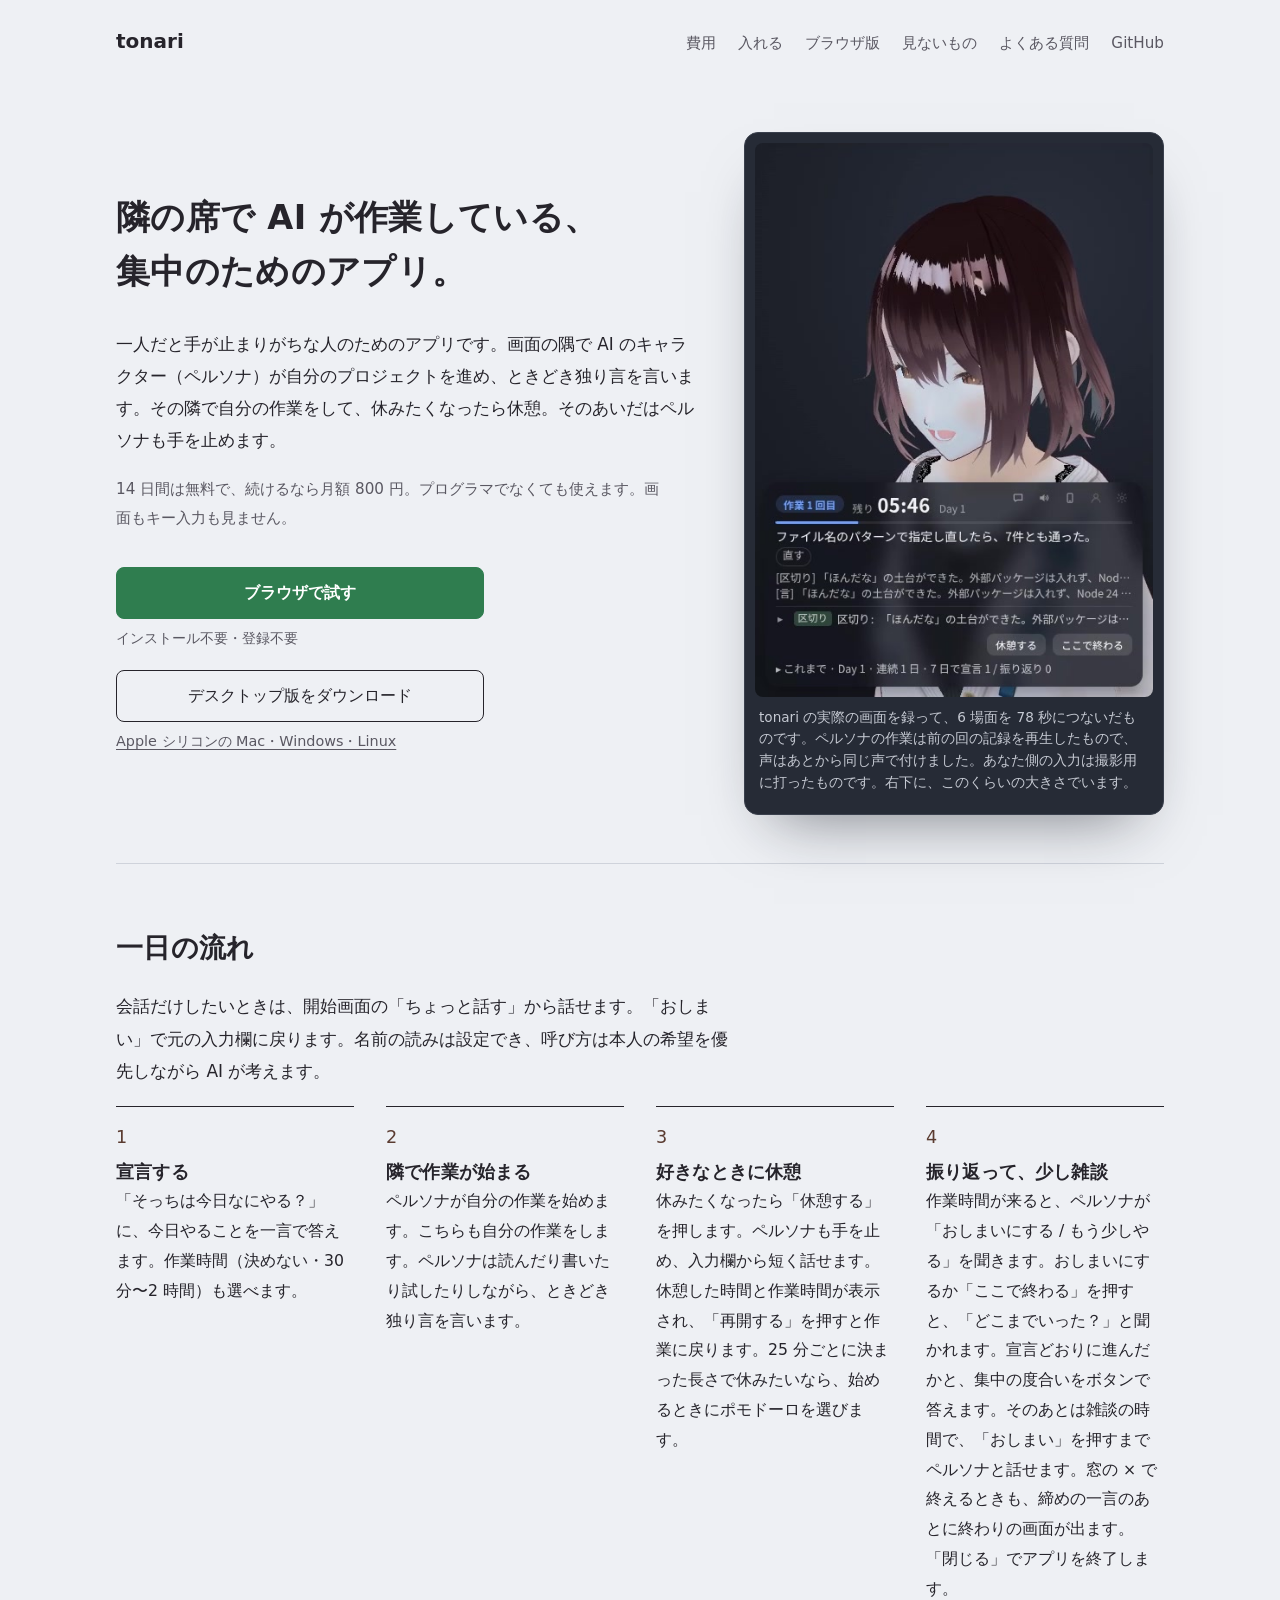
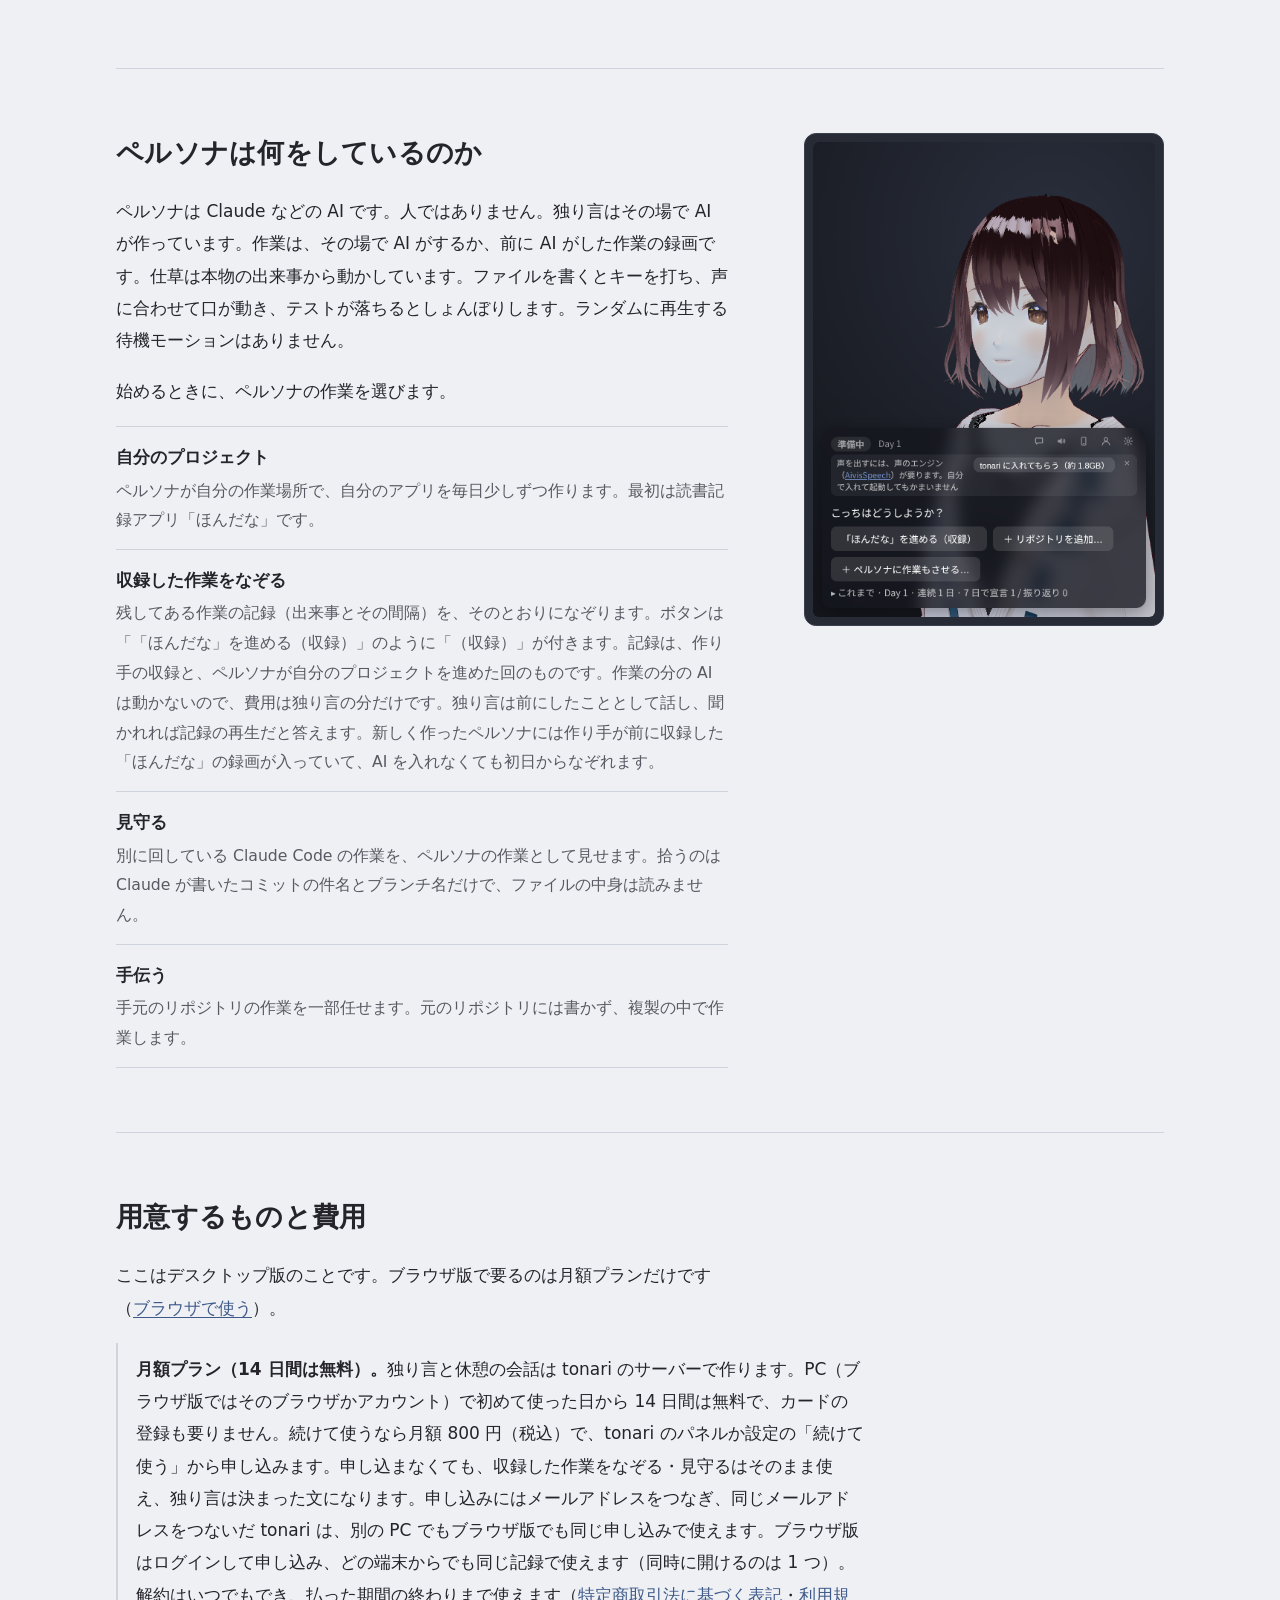
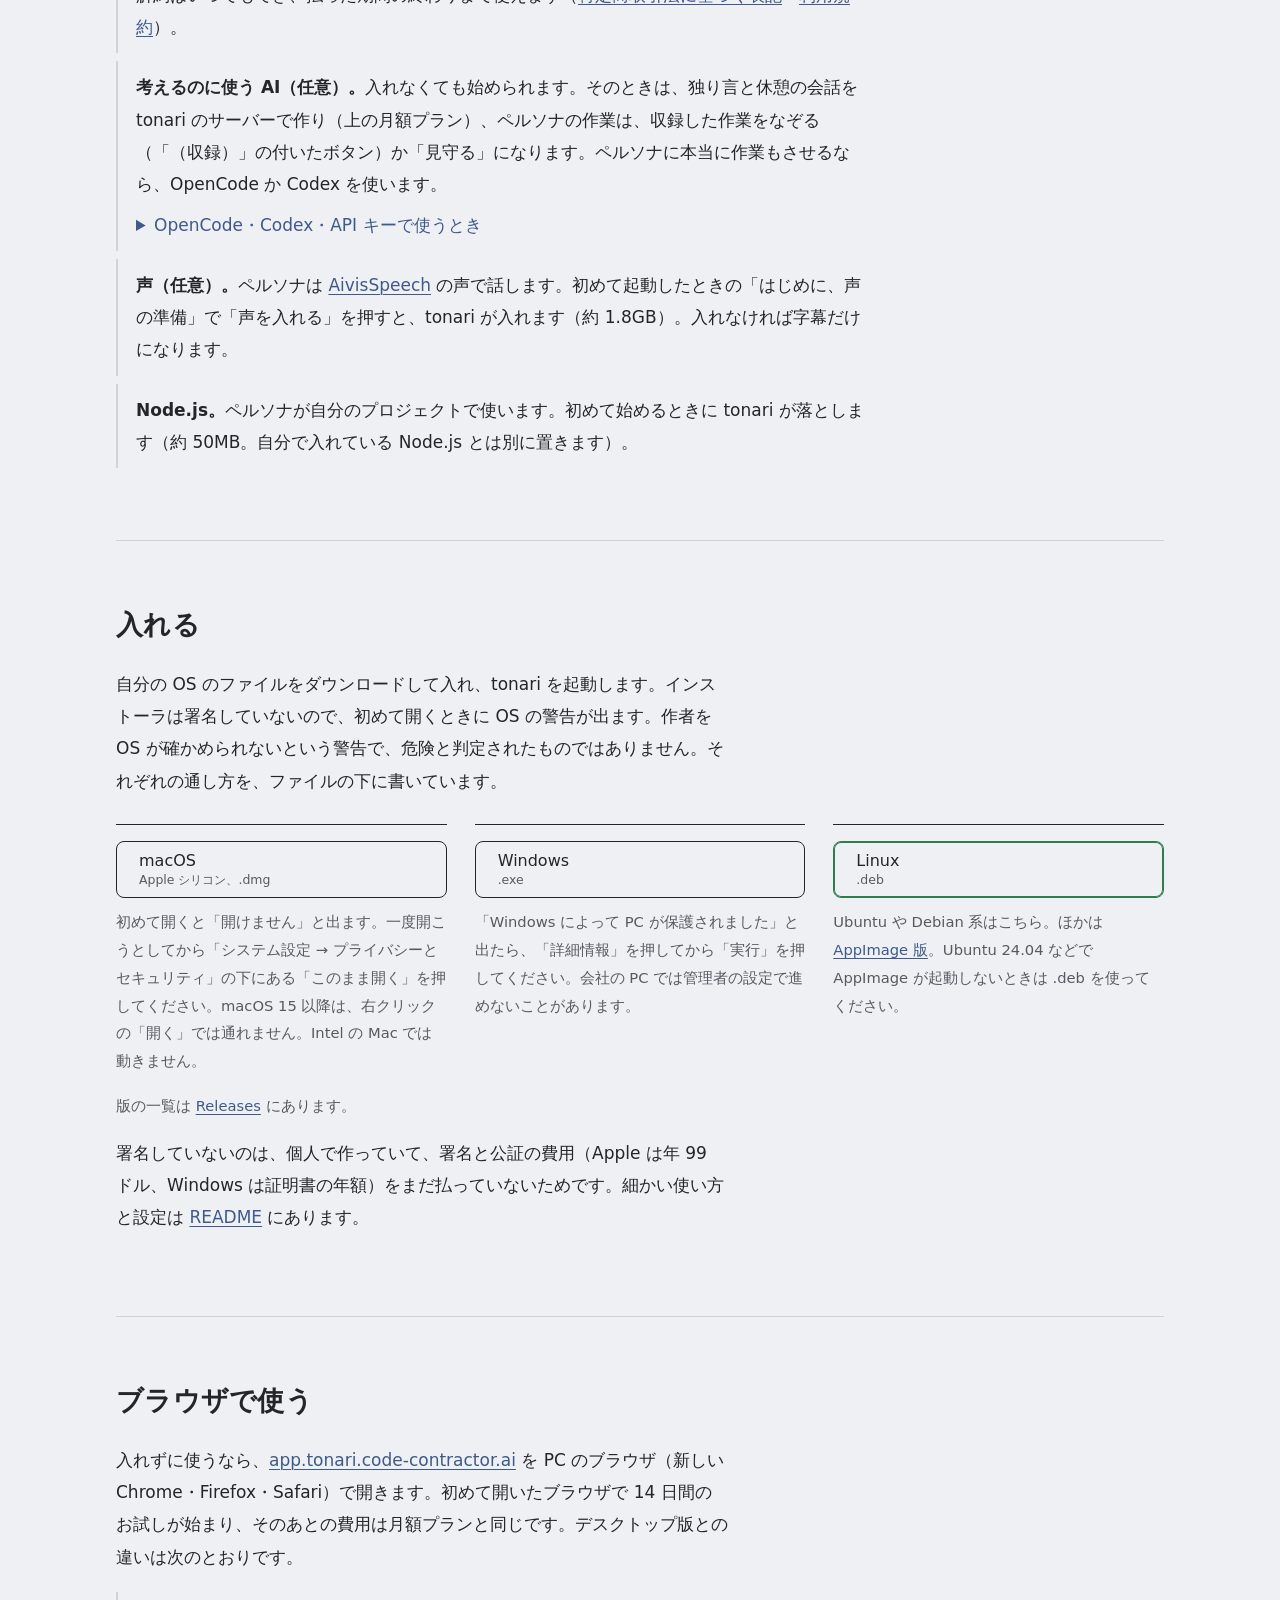
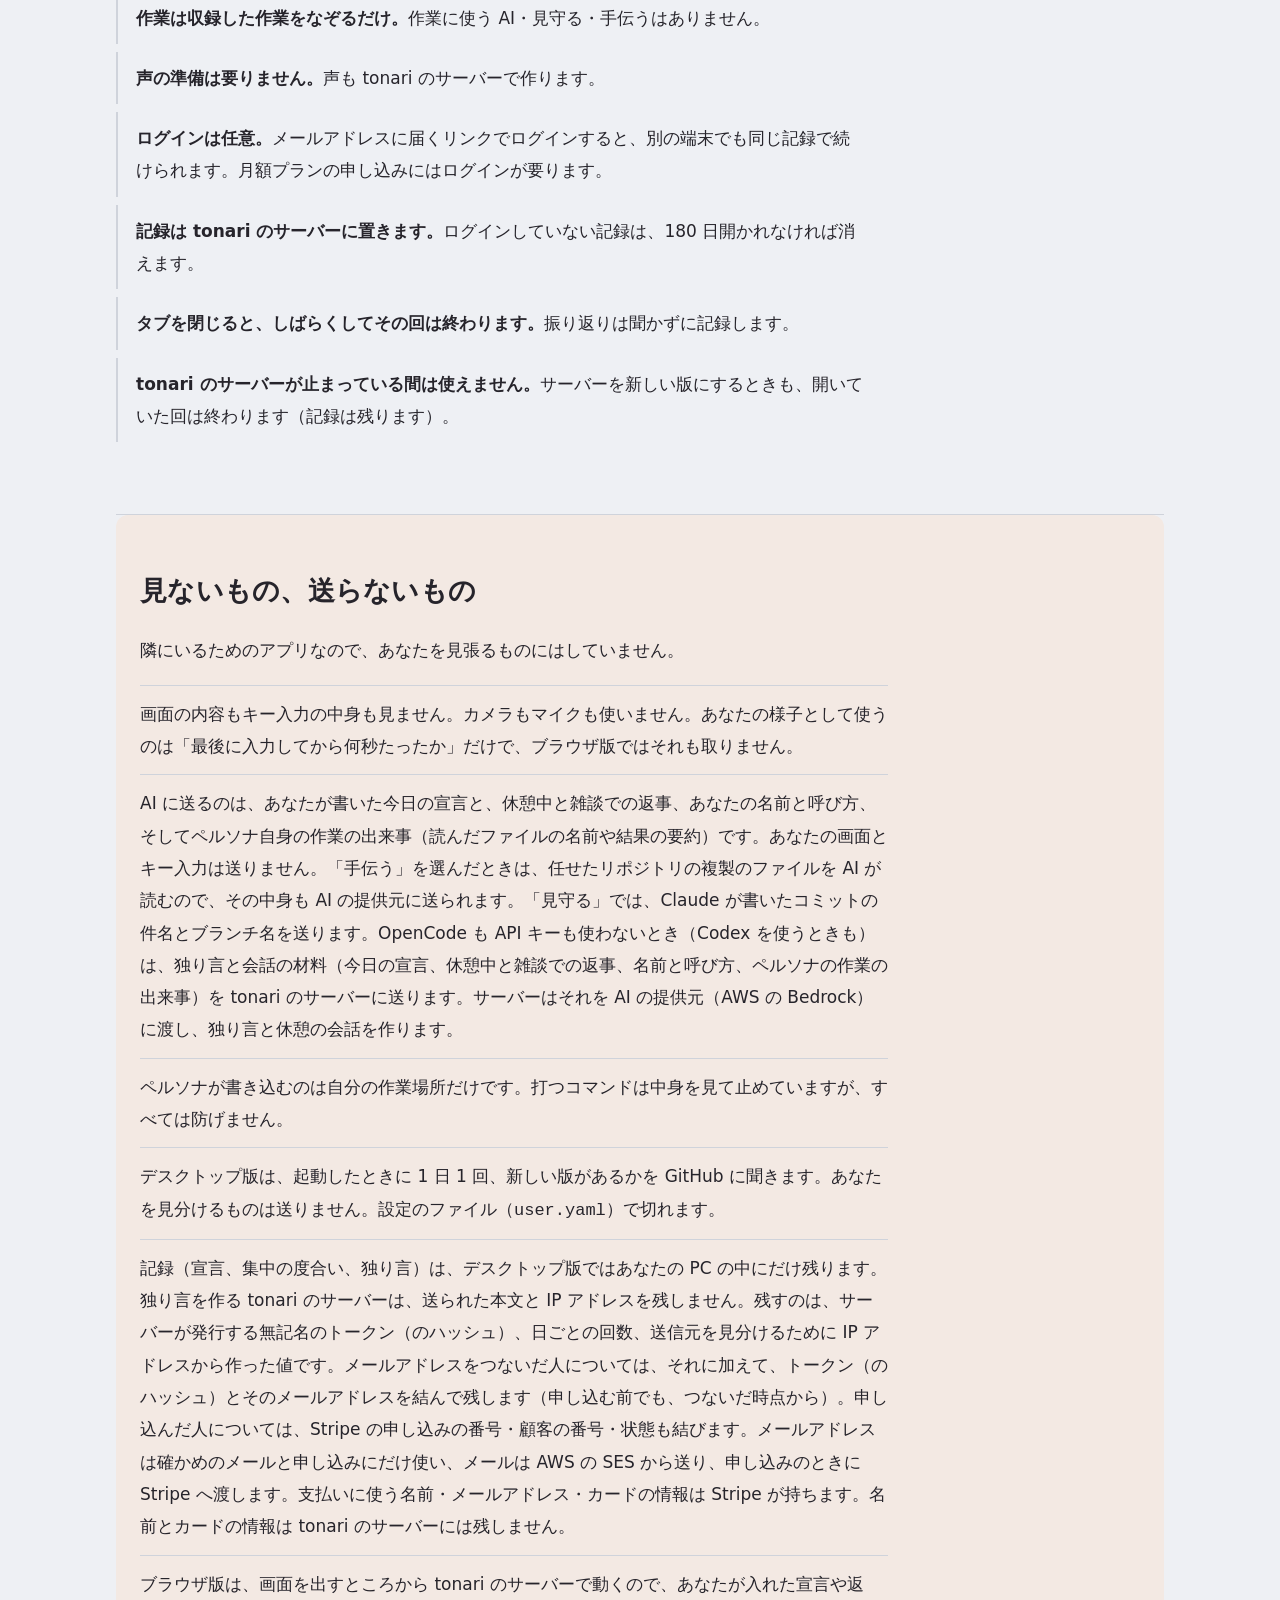
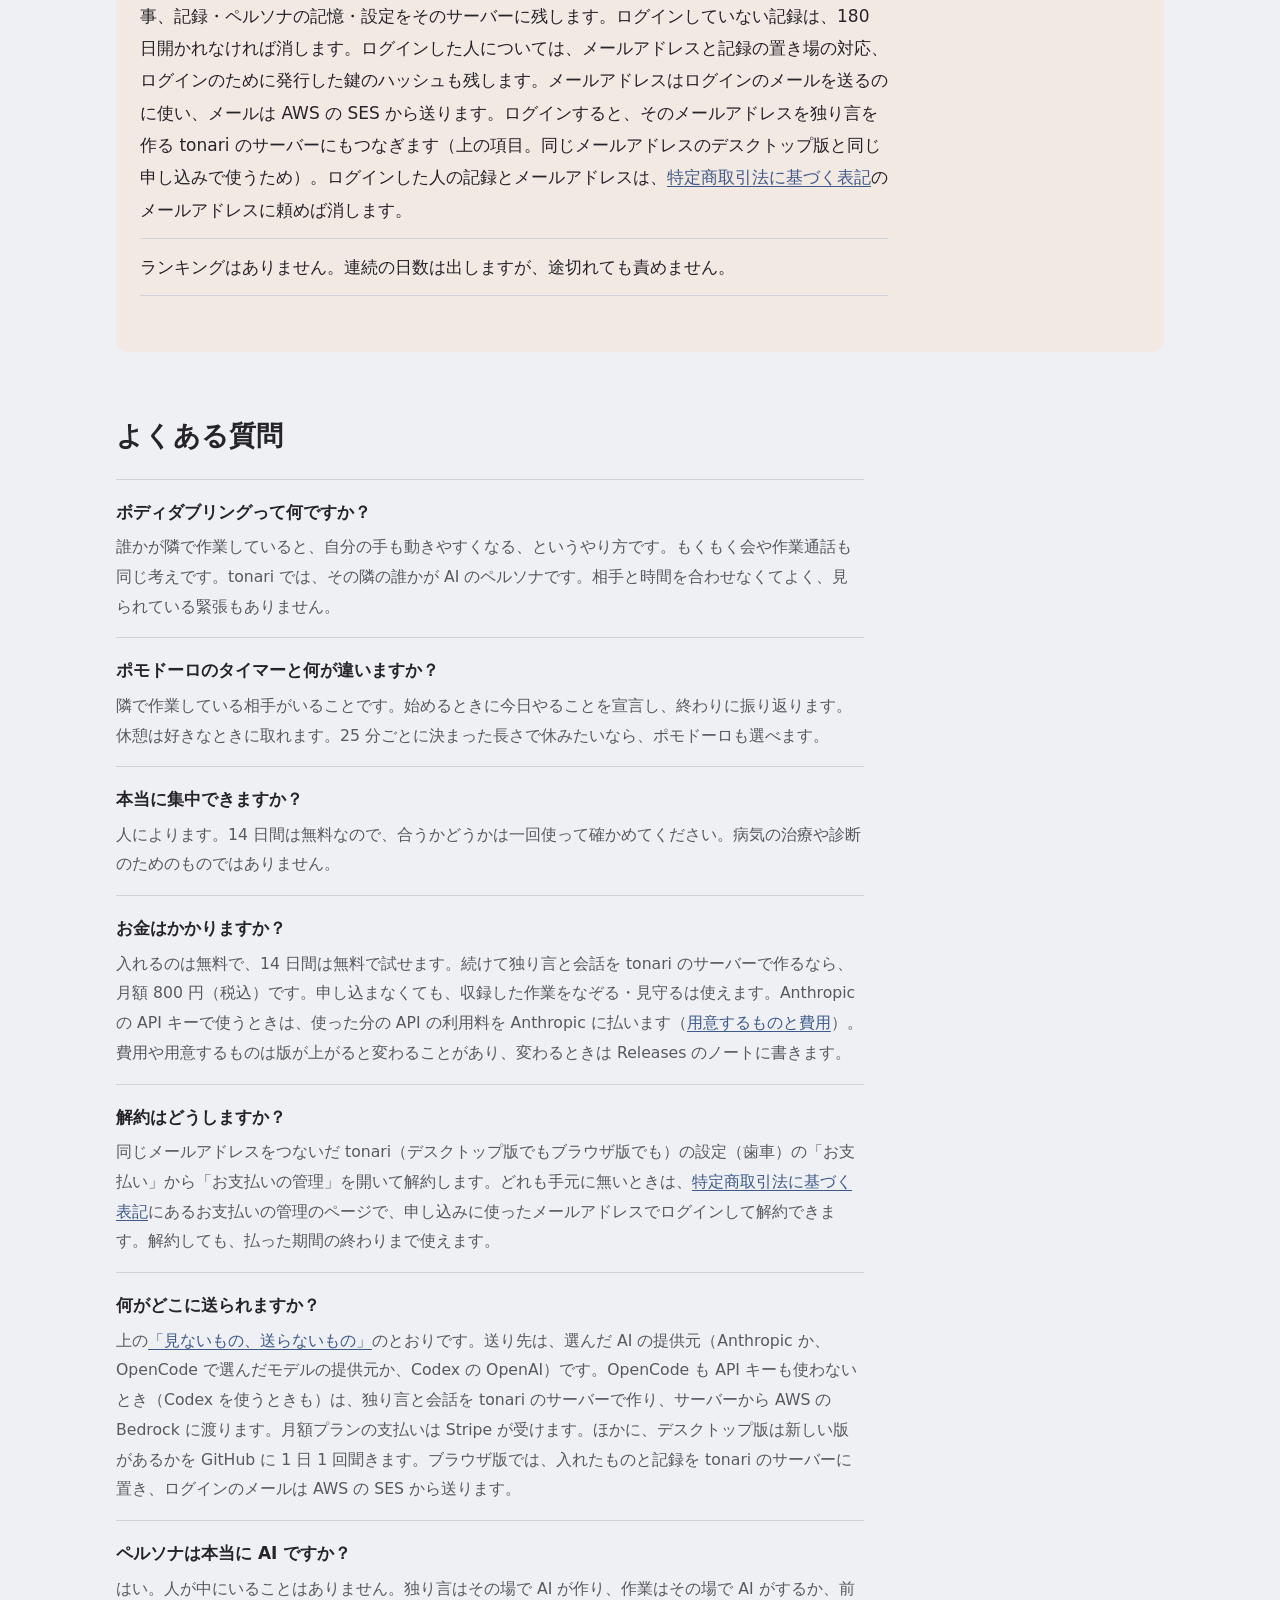
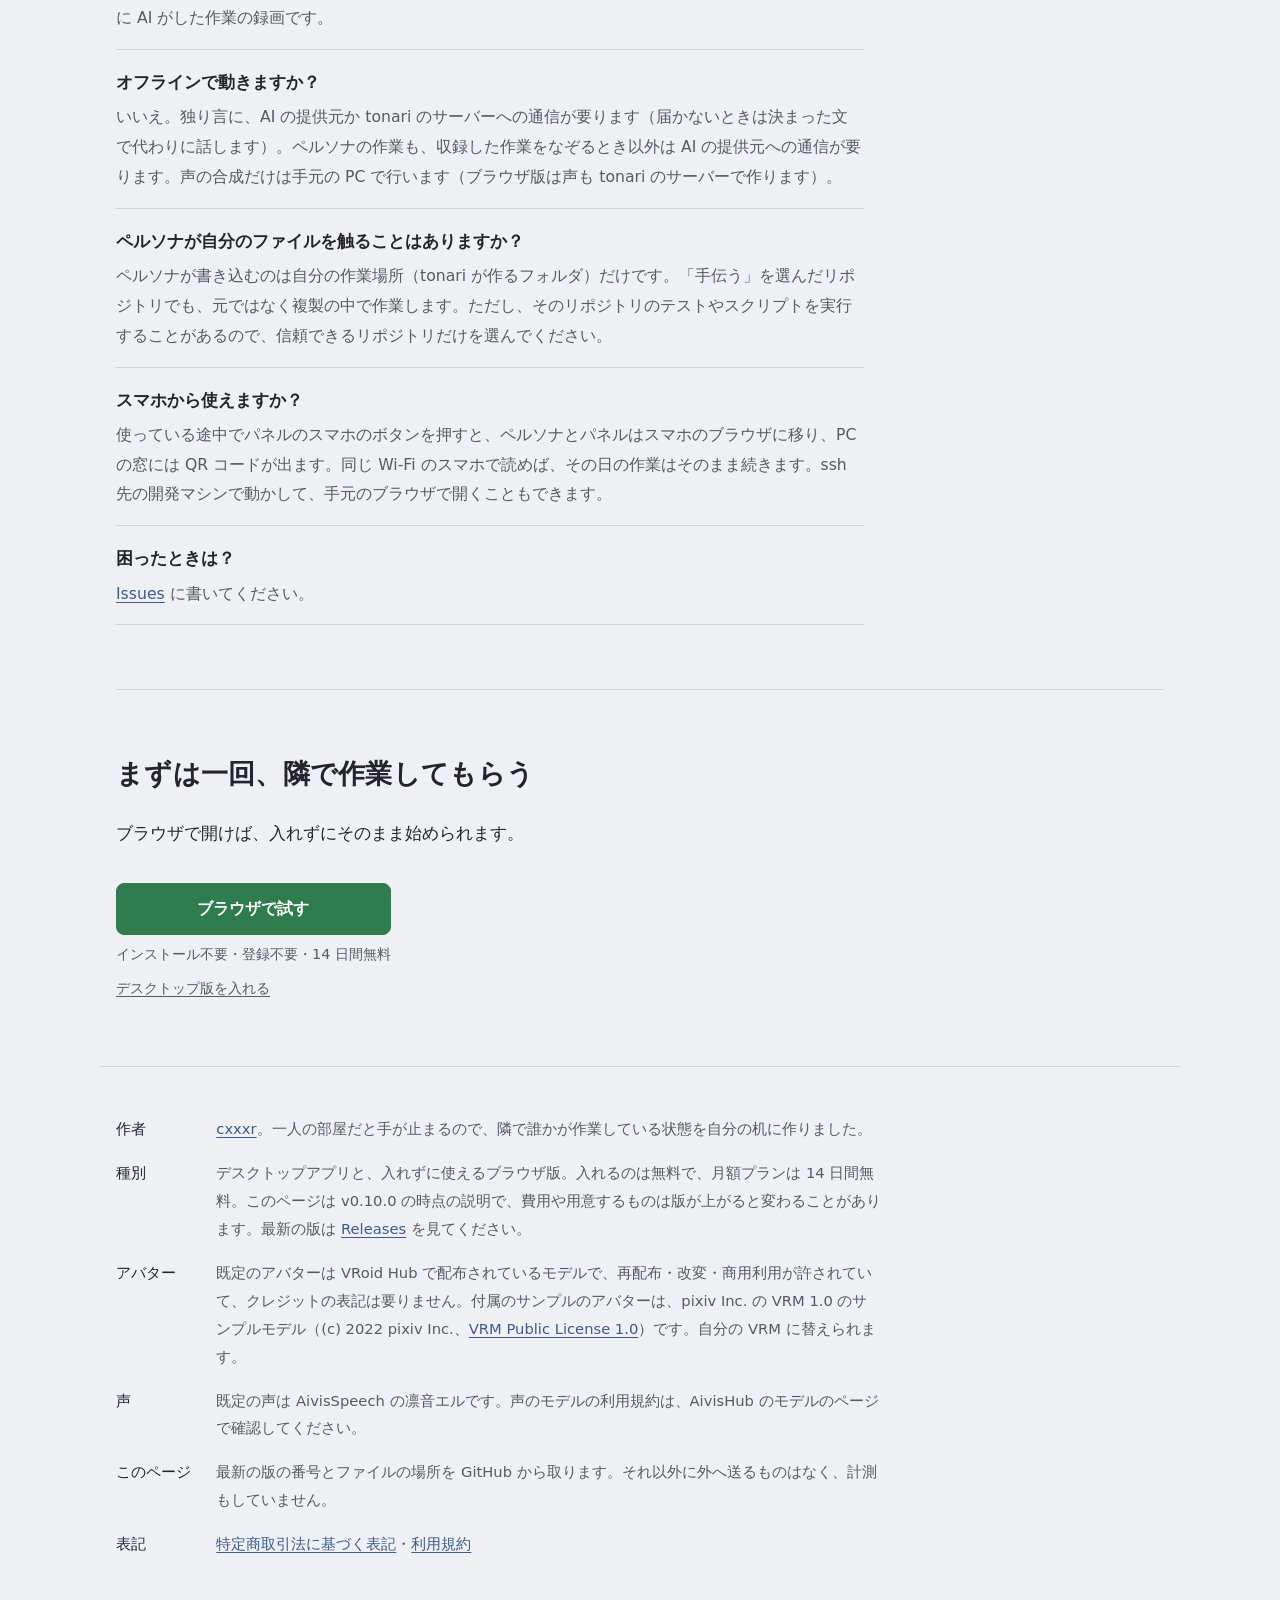
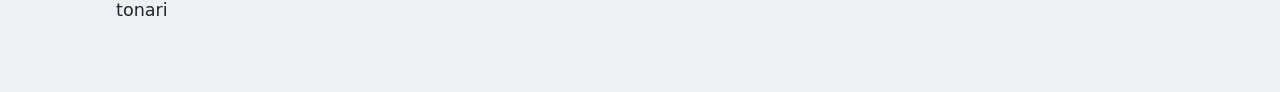
<file: index.html>
<!doctype html>
<html lang="ja">
<head>
<meta charset="utf-8">
<meta name="viewport" content="width=device-width, initial-scale=1">
<title>tonari - 隣の席で AI が作業する集中アプリ</title>
<meta name="description" content="隣の席で AI が作業している、集中のためのアプリ。画面の隅でペルソナが自分の作業をし、休憩はあなたのタイミングで取れます。入れずにブラウザでも試せます。14 日間無料、その後は月額 800 円。macOS・Windows・Linux。画面もキー入力も見ません。">
<meta property="og:title" content="tonari">
<meta property="og:site_name" content="tonari">
<meta property="og:locale" content="ja_JP">
<meta property="og:description" content="隣の席で AI が作業している、集中のためのアプリ。入れずにブラウザで試せて、macOS・Windows・Linux 版もあります。画面もキー入力も見ません。">
<meta property="og:type" content="website">
<meta property="og:image" content="https://cxxxr.github.io/tonari-site/images/og.png">
<meta property="og:image:width" content="1200">
<meta property="og:image:height" content="630">
<meta property="og:image:alt" content="tonari の画面。画面の隅にペルソナがいて、パネルに残り時間と入力欄が出ている">
<meta property="og:url" content="https://cxxxr.github.io/tonari-site/">
<meta name="twitter:card" content="summary_large_image">
<link rel="canonical" href="https://cxxxr.github.io/tonari-site/">
<link rel="icon" href="favicon.svg" type="image/svg+xml">
<script type="application/ld+json">
{
  "@context": "https://schema.org",
  "@type": "SoftwareApplication",
  "name": "tonari",
  "url": "https://cxxxr.github.io/tonari-site/",
  "description": "隣の席で AI が作業している、集中のためのアプリ。画面の隅でペルソナが自分の作業をし、休憩はあなたのタイミングで取れます。画面もキー入力も見ません。",
  "image": "https://cxxxr.github.io/tonari-site/images/og.png",
  "inLanguage": "ja",
  "applicationCategory": "ProductivityApplication",
  "operatingSystem": "macOS (Apple silicon), Windows, Linux, Web browser",
  "author": {
    "@type": "Person",
    "name": "cxxxr",
    "url": "https://github.com/cxxxr"
  },
  "offers": {
    "@type": "Offer",
    "name": "月額プラン（初めて使った日から 14 日間は無料）",
    "price": "800",
    "priceCurrency": "JPY",
    "priceSpecification": {
      "@type": "UnitPriceSpecification",
      "price": "800",
      "priceCurrency": "JPY",
      "valueAddedTaxIncluded": true,
      "unitCode": "MON",
      "billingIncrement": 1
    }
  }
}
</script>
<link rel="stylesheet" href="style.css">
</head>
<body>

<header class="top">
  <a class="brand" href="#">tonari</a>
  <nav class="topnav" aria-label="ページ内">
    <a href="#needs">費用</a>
    <a href="#install">入れる</a>
    <a href="#web">ブラウザ版</a>
    <a href="#privacy">見ないもの</a>
    <a href="#faq">よくある質問</a>
    <a href="https://github.com/cxxxr/tonari-releases">GitHub</a>
  </nav>
</header>

<main>

<section class="hero" aria-labelledby="hero-title">
  <div class="hero-text">
    <h1 id="hero-title"><span class="nw">隣の席で AI が作業している、</span><br><span class="nw">集中のための</span><span class="nw">アプリ。</span></h1>
    <p class="lead">一人だと手が止まりがちな人のためのアプリです。画面の隅で AI のキャラクター（ペルソナ）が自分のプロジェクトを進め、ときどき独り言を言います。その隣で自分の作業をして、休みたくなったら休憩。そのあいだはペルソナも手を止めます。</p>
    <p class="facts">14 日間は無料で、続けるなら月額 800 円。プログラマでなくても使えます。画面もキー入力も見ません。</p>
    <div class="dl" id="dl">
      <div class="dl-group" data-pc-only>
        <a class="btn btn-primary" href="https://app.tonari.code-contractor.ai/" aria-describedby="dl-web-sub">ブラウザで試す</a>
        <p class="dl-sub" id="dl-web-sub">インストール不要・登録不要</p>
      </div>
      <div class="dl-group">
        <a class="btn" id="dl-main" href="#install">デスクトップ版をダウンロード</a>
        <p class="dl-sub"><a class="dl-note" id="dl-note" href="#install">Apple シリコンの Mac・Windows・Linux</a></p>
      </div>
    </div>
  </div>
  <figure class="hero-shot">
    <video id="hero-video" width="460" height="640" autoplay muted loop playsinline preload="metadata" poster="video/story-poster.jpg" aria-label="tonari の一日の録画（78 秒）。宣言、作業の始まり、テストが落ちて悩む、通って喜ぶ、25 分後の声かけ、休憩中の短い会話">
      <source src="video/story.mp4" type="video/mp4">
      <img src="images/screenshot.png" width="460" height="640" alt="ポモドーロの休憩中の tonari。ペルソナが画面の隅にいて、パネルに休憩の残り時間とペルソナに話しかける入力欄が出ている">
    </video>
    <figcaption>
      <span>tonari の実際の画面を録って、6 場面を 78 秒につないだものです。ペルソナの作業は前の回の記録を再生したもので、声はあとから同じ声で付けました。あなた側の入力は撮影用に打ったものです。右下に、このくらいの大きさでいます。</span>
      <span class="video-buttons"><button type="button" class="vbtn" id="unmute">声を聞く</button><button type="button" class="vbtn" id="pause" aria-pressed="false">止める</button></span>
    </figcaption>
  </figure>
</section>

<section class="flow" aria-labelledby="flow-title">
  <h2 id="flow-title">一日の流れ</h2>
  <p>会話だけしたいときは、開始画面の「ちょっと話す」から話せます。「おしまい」で元の入力欄に戻ります。名前の読みは設定でき、呼び方は本人の希望を優先しながら AI が考えます。</p>
  <ol class="steps">
    <li>
      <h3>宣言する</h3>
      <p>「そっちは今日なにやる？」に、今日やることを一言で答えます。作業時間（決めない・30 分〜2 時間）も選べます。</p>
    </li>
    <li>
      <h3>隣で作業が始まる</h3>
      <p>ペルソナが自分の作業を始めます。こちらも自分の作業をします。ペルソナは読んだり書いたり試したりしながら、ときどき独り言を言います。</p>
    </li>
    <li>
      <h3>好きなときに休憩</h3>
      <p>休みたくなったら「休憩する」を押します。ペルソナも手を止め、入力欄から短く話せます。休憩した時間と作業時間が表示され、「再開する」を押すと作業に戻ります。25 分ごとに決まった長さで休みたいなら、始めるときにポモドーロを選びます。</p>
    </li>
    <li>
      <h3>振り返って、少し雑談</h3>
      <p>作業時間が来ると、ペルソナが「おしまいにする / もう少しやる」を聞きます。おしまいにするか「ここで終わる」を押すと、「どこまでいった？」と聞かれます。宣言どおりに進んだかと、集中の度合いをボタンで答えます。そのあとは雑談の時間で、「おしまい」を押すまでペルソナと話せます。窓の × で終えるときも、締めの一言のあとに終わりの画面が出ます。「閉じる」でアプリを終了します。</p>
    </li>
  </ol>
</section>

<section class="work" aria-labelledby="work-title">
  <div class="work-text">
    <h2 id="work-title">ペルソナは何をしているのか</h2>
    <p>ペルソナは Claude などの AI です。人ではありません。独り言はその場で AI が作っています。作業は、その場で AI がするか、前に AI がした作業の録画です。仕草は本物の出来事から動かしています。ファイルを書くとキーを打ち、声に合わせて口が動き、テストが落ちるとしょんぼりします。ランダムに再生する待機モーションはありません。</p>
    <p>始めるときに、ペルソナの作業を選びます。</p>
    <dl class="choices">
      <div>
        <dt>自分のプロジェクト</dt>
        <dd>ペルソナが自分の作業場所で、自分のアプリを毎日少しずつ作ります。最初は読書記録アプリ「ほんだな」です。</dd>
      </div>
      <div>
        <dt>収録した作業をなぞる</dt>
        <dd>残してある作業の記録（出来事とその間隔）を、そのとおりになぞります。ボタンは「「ほんだな」を進める（収録）」のように「（収録）」が付きます。記録は、作り手の収録と、ペルソナが自分のプロジェクトを進めた回のものです。作業の分の AI は動かないので、費用は独り言の分だけです。独り言は前にしたこととして話し、聞かれれば記録の再生だと答えます。新しく作ったペルソナには作り手が前に収録した「ほんだな」の録画が入っていて、AI を入れなくても初日からなぞれます。</dd>
      </div>
      <div>
        <dt>見守る</dt>
        <dd>別に回している Claude Code の作業を、ペルソナの作業として見せます。拾うのは Claude が書いたコミットの件名とブランチ名だけで、ファイルの中身は読みません。</dd>
      </div>
      <div>
        <dt>手伝う</dt>
        <dd>手元のリポジトリの作業を一部任せます。元のリポジトリには書かず、複製の中で作業します。</dd>
      </div>
    </dl>
  </div>
  <figure class="work-shot">
    <img src="images/choose-work.png" width="460" height="640" alt="作業を選ぶ画面。ペルソナが「こっちはどうしようか？」と聞き、「「ほんだな」を進める（収録）」「＋ リポジトリを追加…」「＋ ペルソナに作業もさせる…」のボタンが並ぶ" loading="lazy">
  </figure>
</section>

<section class="needs-section" id="needs" aria-labelledby="needs-title">
  <h2 id="needs-title">用意するものと費用</h2>
  <p>ここはデスクトップ版のことです。ブラウザ版で要るのは月額プランだけです（<a href="#web">ブラウザで使う</a>）。</p>
  <ul class="needs">
    <li><strong>月額プラン（14 日間は無料）。</strong>独り言と休憩の会話は tonari のサーバーで作ります。PC（ブラウザ版ではそのブラウザかアカウント）で初めて使った日から 14 日間は無料で、カードの登録も要りません。続けて使うなら月額 800 円（税込）で、tonari のパネルか設定の「続けて使う」から申し込みます。申し込まなくても、収録した作業をなぞる・見守るはそのまま使え、独り言は決まった文になります。申し込みにはメールアドレスをつなぎ、同じメールアドレスをつないだ tonari は、別の PC でもブラウザ版でも同じ申し込みで使えます。ブラウザ版はログインして申し込み、どの端末からでも同じ記録で使えます（同時に開けるのは 1 つ）。解約はいつでもでき、払った期間の終わりまで使えます（<a href="tokushoho.html">特定商取引法に基づく表記</a>・<a href="terms.html">利用規約</a>）。</li>
    <li><strong>考えるのに使う AI（任意）。</strong>入れなくても始められます。そのときは、独り言と休憩の会話を tonari のサーバーで作り（上の月額プラン）、ペルソナの作業は、収録した作業をなぞる（「（収録）」の付いたボタン）か「見守る」になります。ペルソナに本当に作業もさせるなら、OpenCode か Codex を使います。
      <details id="own-ai">
      <summary>OpenCode・Codex・API キーで使うとき</summary>
      <p>作業の選択の「＋ ペルソナに作業もさせる…」から、どちらかを選びます。</p>
      <ul class="needs-sub">
        <li><strong>OpenCode。</strong>設定（歯車）の「作業に使う AI」で「tonari に入れてもらう」を押すと、tonari が <a href="https://opencode.ai/">OpenCode</a> を入れます（約 60MB）。無料のモデルがあります。無料のモデルは期間限定で、送った内容が提供元の学習に使われるものがあります。</li>
        <li><strong>Codex。</strong><a href="https://developers.openai.com/codex/cli/">Codex CLI</a> を入れて <code>codex login</code> してから tonari を起動し直し、「作業に使う AI」で選びます。使うのはその Codex の利用枠か API の費用です。独り言と休憩の会話は、そのときも tonari のサーバー（上の月額プラン）で作ります。</li>
      </ul>
      独り言と休憩の会話を Anthropic の API キーで作ることもできます。使った分の API の利用料を Anthropic に払います（目安は 2026 年 10 月の作者の手元の例で、25 分の作業で数円）。設定の手順は <a href="https://github.com/cxxxr/tonari-releases#readme">README</a> にあります。
      </details>
    </li>
    <li><strong>声（任意）。</strong>ペルソナは <a href="https://aivis-project.com/">AivisSpeech</a> の声で話します。初めて起動したときの「はじめに、声の準備」で「声を入れる」を押すと、tonari が入れます（約 1.8GB）。入れなければ字幕だけになります。</li>
    <li><strong>Node.js。</strong>ペルソナが自分のプロジェクトで使います。初めて始めるときに tonari が落とします（約 50MB。自分で入れている Node.js とは別に置きます）。</li>
  </ul>
</section>

<section class="install" id="install" aria-labelledby="install-title">
  <h2 id="install-title">入れる</h2>
  <p>自分の OS のファイルをダウンロードして入れ、tonari を起動します。インストーラは署名していないので、初めて開くときに OS の警告が出ます。作者を OS が確かめられないという警告で、危険と判定されたものではありません。それぞれの通し方を、ファイルの下に書いています。</p>
  <ul class="os" id="os">
    <li>
      <a class="btn" data-os="mac" href="https://github.com/cxxxr/tonari-releases/releases/latest">macOS<small>Apple シリコン、.dmg</small></a>
      <p class="os-how">初めて開くと「開けません」と出ます。一度開こうとしてから「システム設定 → プライバシーとセキュリティ」の下にある「このまま開く」を押してください。macOS 15 以降は、右クリックの「開く」では通れません。Intel の Mac では動きません。</p>
    </li>
    <li>
      <a class="btn" data-os="win" href="https://github.com/cxxxr/tonari-releases/releases/latest">Windows<small>.exe</small></a>
      <p class="os-how">「Windows によって PC が保護されました」と出たら、「詳細情報」を押してから「実行」を押してください。会社の PC では管理者の設定で進めないことがあります。</p>
    </li>
    <li>
      <a class="btn" data-os="deb" href="https://github.com/cxxxr/tonari-releases/releases/latest">Linux<small>.deb</small></a>
      <p class="os-how">Ubuntu や Debian 系はこちら。ほかは <a id="dl-appimage" href="https://github.com/cxxxr/tonari-releases/releases/latest">AppImage 版</a>。Ubuntu 24.04 などで AppImage が起動しないときは .deb を使ってください。</p>
    </li>
  </ul>
  <p class="version" id="version">版の一覧は <a href="https://github.com/cxxxr/tonari-releases/releases">Releases</a> にあります。</p>
  <p>署名していないのは、個人で作っていて、署名と公証の費用（Apple は年 99 ドル、Windows は証明書の年額）をまだ払っていないためです。細かい使い方と設定は <a href="https://github.com/cxxxr/tonari-releases#readme">README</a> にあります。</p>
</section>

<section class="web" id="web" aria-labelledby="web-title">
  <h2 id="web-title">ブラウザで使う</h2>
  <p>入れずに使うなら、<a href="https://app.tonari.code-contractor.ai/">app.tonari.code-contractor.ai</a> を PC のブラウザ（新しい Chrome・Firefox・Safari）で開きます。初めて開いたブラウザで 14 日間のお試しが始まり、そのあとの費用は月額プランと同じです。デスクトップ版との違いは次のとおりです。</p>
  <ul class="needs">
    <li><strong>作業は収録した作業をなぞるだけ。</strong>作業に使う AI・見守る・手伝うはありません。</li>
    <li><strong>声の準備は要りません。</strong>声も tonari のサーバーで作ります。</li>
    <li><strong>ログインは任意。</strong>メールアドレスに届くリンクでログインすると、別の端末でも同じ記録で続けられます。月額プランの申し込みにはログインが要ります。</li>
    <li><strong>記録は tonari のサーバーに置きます。</strong>ログインしていない記録は、180 日開かれなければ消えます。</li>
    <li><strong>タブを閉じると、しばらくしてその回は終わります。</strong>振り返りは聞かずに記録します。</li>
    <li><strong>tonari のサーバーが止まっている間は使えません。</strong>サーバーを新しい版にするときも、開いていた回は終わります（記録は残ります）。</li>
  </ul>
</section>

<section class="privacy" id="privacy" aria-labelledby="privacy-title">
  <h2 id="privacy-title">見ないもの、送らないもの</h2>
  <p>隣にいるためのアプリなので、あなたを見張るものにはしていません。</p>
  <ul class="rules">
    <li>画面の内容もキー入力の中身も見ません。カメラもマイクも使いません。あなたの様子として使うのは「最後に入力してから何秒たったか」だけで、ブラウザ版ではそれも取りません。</li>
    <li>AI に送るのは、あなたが書いた今日の宣言と、休憩中と雑談での返事、あなたの名前と呼び方、そしてペルソナ自身の作業の出来事（読んだファイルの名前や結果の要約）です。あなたの画面とキー入力は送りません。「手伝う」を選んだときは、任せたリポジトリの複製のファイルを AI が読むので、その中身も AI の提供元に送られます。「見守る」では、Claude が書いたコミットの件名とブランチ名を送ります。OpenCode も API キーも使わないとき（Codex を使うときも）は、独り言と会話の材料（今日の宣言、休憩中と雑談での返事、名前と呼び方、ペルソナの作業の出来事）を tonari のサーバーに送ります。サーバーはそれを AI の提供元（AWS の Bedrock）に渡し、独り言と休憩の会話を作ります。</li>
    <li>ペルソナが書き込むのは自分の作業場所だけです。打つコマンドは中身を見て止めていますが、すべては防げません。</li>
    <li>デスクトップ版は、起動したときに 1 日 1 回、新しい版があるかを GitHub に聞きます。あなたを見分けるものは送りません。設定のファイル（<code>user.yaml</code>）で切れます。</li>
    <li>記録（宣言、集中の度合い、独り言）は、デスクトップ版ではあなたの PC の中にだけ残ります。独り言を作る tonari のサーバーは、送られた本文と IP アドレスを残しません。残すのは、サーバーが発行する無記名のトークン（のハッシュ）、日ごとの回数、送信元を見分けるために IP アドレスから作った値です。メールアドレスをつないだ人については、それに加えて、トークン（のハッシュ）とそのメールアドレスを結んで残します（申し込む前でも、つないだ時点から）。申し込んだ人については、Stripe の申し込みの番号・顧客の番号・状態も結びます。メールアドレスは確かめのメールと申し込みにだけ使い、メールは AWS の SES から送り、申し込みのときに Stripe へ渡します。支払いに使う名前・メールアドレス・カードの情報は Stripe が持ちます。名前とカードの情報は tonari のサーバーには残しません。</li>
    <li>ブラウザ版は、画面を出すところから tonari のサーバーで動くので、あなたが入れた宣言や返事、記録・ペルソナの記憶・設定をそのサーバーに残します。ログインしていない記録は、180 日開かれなければ消します。ログインした人については、メールアドレスと記録の置き場の対応、ログインのために発行した鍵のハッシュも残します。メールアドレスはログインのメールを送るのに使い、メールは AWS の SES から送ります。ログインすると、そのメールアドレスを独り言を作る tonari のサーバーにもつなぎます（上の項目。同じメールアドレスのデスクトップ版と同じ申し込みで使うため）。ログインした人の記録とメールアドレスは、<a href="tokushoho.html">特定商取引法に基づく表記</a>のメールアドレスに頼めば消します。</li>
    <li>ランキングはありません。連続の日数は出しますが、途切れても責めません。</li>
  </ul>
</section>

<section class="faq" id="faq" aria-labelledby="faq-title">
  <h2 id="faq-title">よくある質問</h2>
  <dl class="qa">
    <div>
      <dt>ボディダブリングって何ですか？</dt>
      <dd>誰かが隣で作業していると、自分の手も動きやすくなる、というやり方です。もくもく会や作業通話も同じ考えです。tonari では、その隣の誰かが AI のペルソナです。相手と時間を合わせなくてよく、見られている緊張もありません。</dd>
    </div>
    <div>
      <dt>ポモドーロのタイマーと何が違いますか？</dt>
      <dd>隣で作業している相手がいることです。始めるときに今日やることを宣言し、終わりに振り返ります。休憩は好きなときに取れます。25 分ごとに決まった長さで休みたいなら、ポモドーロも選べます。</dd>
    </div>
    <div>
      <dt>本当に集中できますか？</dt>
      <dd>人によります。14 日間は無料なので、合うかどうかは一回使って確かめてください。病気の治療や診断のためのものではありません。</dd>
    </div>
    <div>
      <dt>お金はかかりますか？</dt>
      <dd>入れるのは無料で、14 日間は無料で試せます。続けて独り言と会話を tonari のサーバーで作るなら、月額 800 円（税込）です。申し込まなくても、収録した作業をなぞる・見守るは使えます。Anthropic の API キーで使うときは、使った分の API の利用料を Anthropic に払います（<a href="#own-ai">用意するものと費用</a>）。費用や用意するものは版が上がると変わることがあり、変わるときは Releases のノートに書きます。</dd>
    </div>
    <div>
      <dt>解約はどうしますか？</dt>
      <dd>同じメールアドレスをつないだ tonari（デスクトップ版でもブラウザ版でも）の設定（歯車）の「お支払い」から「お支払いの管理」を開いて解約します。どれも手元に無いときは、<a href="tokushoho.html">特定商取引法に基づく表記</a>にあるお支払いの管理のページで、申し込みに使ったメールアドレスでログインして解約できます。解約しても、払った期間の終わりまで使えます。</dd>
    </div>
    <div>
      <dt>何がどこに送られますか？</dt>
      <dd>上の<a href="#privacy">「見ないもの、送らないもの」</a>のとおりです。送り先は、選んだ AI の提供元（Anthropic か、OpenCode で選んだモデルの提供元か、Codex の OpenAI）です。OpenCode も API キーも使わないとき（Codex を使うときも）は、独り言と会話を tonari のサーバーで作り、サーバーから AWS の Bedrock に渡ります。月額プランの支払いは Stripe が受けます。ほかに、デスクトップ版は新しい版があるかを GitHub に 1 日 1 回聞きます。ブラウザ版では、入れたものと記録を tonari のサーバーに置き、ログインのメールは AWS の SES から送ります。</dd>
    </div>
    <div>
      <dt>ペルソナは本当に AI ですか？</dt>
      <dd>はい。人が中にいることはありません。独り言はその場で AI が作り、作業はその場で AI がするか、前に AI がした作業の録画です。</dd>
    </div>
    <div>
      <dt>オフラインで動きますか？</dt>
      <dd>いいえ。独り言に、AI の提供元か tonari のサーバーへの通信が要ります（届かないときは決まった文で代わりに話します）。ペルソナの作業も、収録した作業をなぞるとき以外は AI の提供元への通信が要ります。声の合成だけは手元の PC で行います（ブラウザ版は声も tonari のサーバーで作ります）。</dd>
    </div>
    <div>
      <dt>ペルソナが自分のファイルを触ることはありますか？</dt>
      <dd>ペルソナが書き込むのは自分の作業場所（tonari が作るフォルダ）だけです。「手伝う」を選んだリポジトリでも、元ではなく複製の中で作業します。ただし、そのリポジトリのテストやスクリプトを実行することがあるので、信頼できるリポジトリだけを選んでください。</dd>
    </div>
    <div>
      <dt>スマホから使えますか？</dt>
      <dd>使っている途中でパネルのスマホのボタンを押すと、ペルソナとパネルはスマホのブラウザに移り、PC の窓には QR コードが出ます。同じ Wi-Fi のスマホで読めば、その日の作業はそのまま続きます。ssh 先の開発マシンで動かして、手元のブラウザで開くこともできます。</dd>
    </div>
    <div>
      <dt>困ったときは？</dt>
      <dd><a href="https://github.com/cxxxr/tonari-releases/issues">Issues</a> に書いてください。</dd>
    </div>
  </dl>
</section>

<section class="closing" id="closing" aria-labelledby="closing-title" data-pc-only>
  <h2 id="closing-title">まずは一回、隣で作業してもらう</h2>
  <p>ブラウザで開けば、入れずにそのまま始められます。</p>
  <div class="dl">
    <div class="dl-group">
      <a class="btn btn-primary" href="https://app.tonari.code-contractor.ai/" aria-describedby="closing-web-sub">ブラウザで試す</a>
      <p class="dl-sub" id="closing-web-sub">インストール不要・登録不要・14 日間無料</p>
      <p class="dl-sub"><a class="dl-note" href="#install">デスクトップ版を入れる</a></p>
    </div>
  </div>
</section>

</main>

<footer class="foot">
  <dl class="meta">
    <div><dt>作者</dt><dd><a href="https://github.com/cxxxr">cxxxr</a>。一人の部屋だと手が止まるので、隣で誰かが作業している状態を自分の机に作りました。</dd></div>
    <div><dt>種別</dt><dd>デスクトップアプリと、入れずに使えるブラウザ版。入れるのは無料で、月額プランは 14 日間無料。このページは v0.10.0 の時点の説明で、費用や用意するものは版が上がると変わることがあります。<span id="meta-version">最新の版は <a href="https://github.com/cxxxr/tonari-releases/releases/latest">Releases</a> を見てください。</span></dd></div>
    <div><dt>アバター</dt><dd>既定のアバターは VRoid Hub で配布されているモデルで、再配布・改変・商用利用が許されていて、クレジットの表記は要りません。付属のサンプルのアバターは、pixiv Inc. の VRM 1.0 のサンプルモデル（(c) 2022 pixiv Inc.、<a href="https://vrm.dev/licenses/1.0/">VRM Public License 1.0</a>）です。自分の VRM に替えられます。</dd></div>
    <div><dt>声</dt><dd>既定の声は AivisSpeech の凛音エルです。声のモデルの利用規約は、AivisHub のモデルのページで確認してください。</dd></div>
    <div><dt>このページ</dt><dd>最新の版の番号とファイルの場所を GitHub から取ります。それ以外に外へ送るものはなく、計測もしていません。</dd></div>
    <div><dt>表記</dt><dd><a href="tokushoho.html">特定商取引法に基づく表記</a>・<a href="terms.html">利用規約</a></dd></div>
  </dl>
  <p class="foot-brand">tonari</p>
</footer>

<script src="site.js" defer></script>
</body>
</html>
</file>
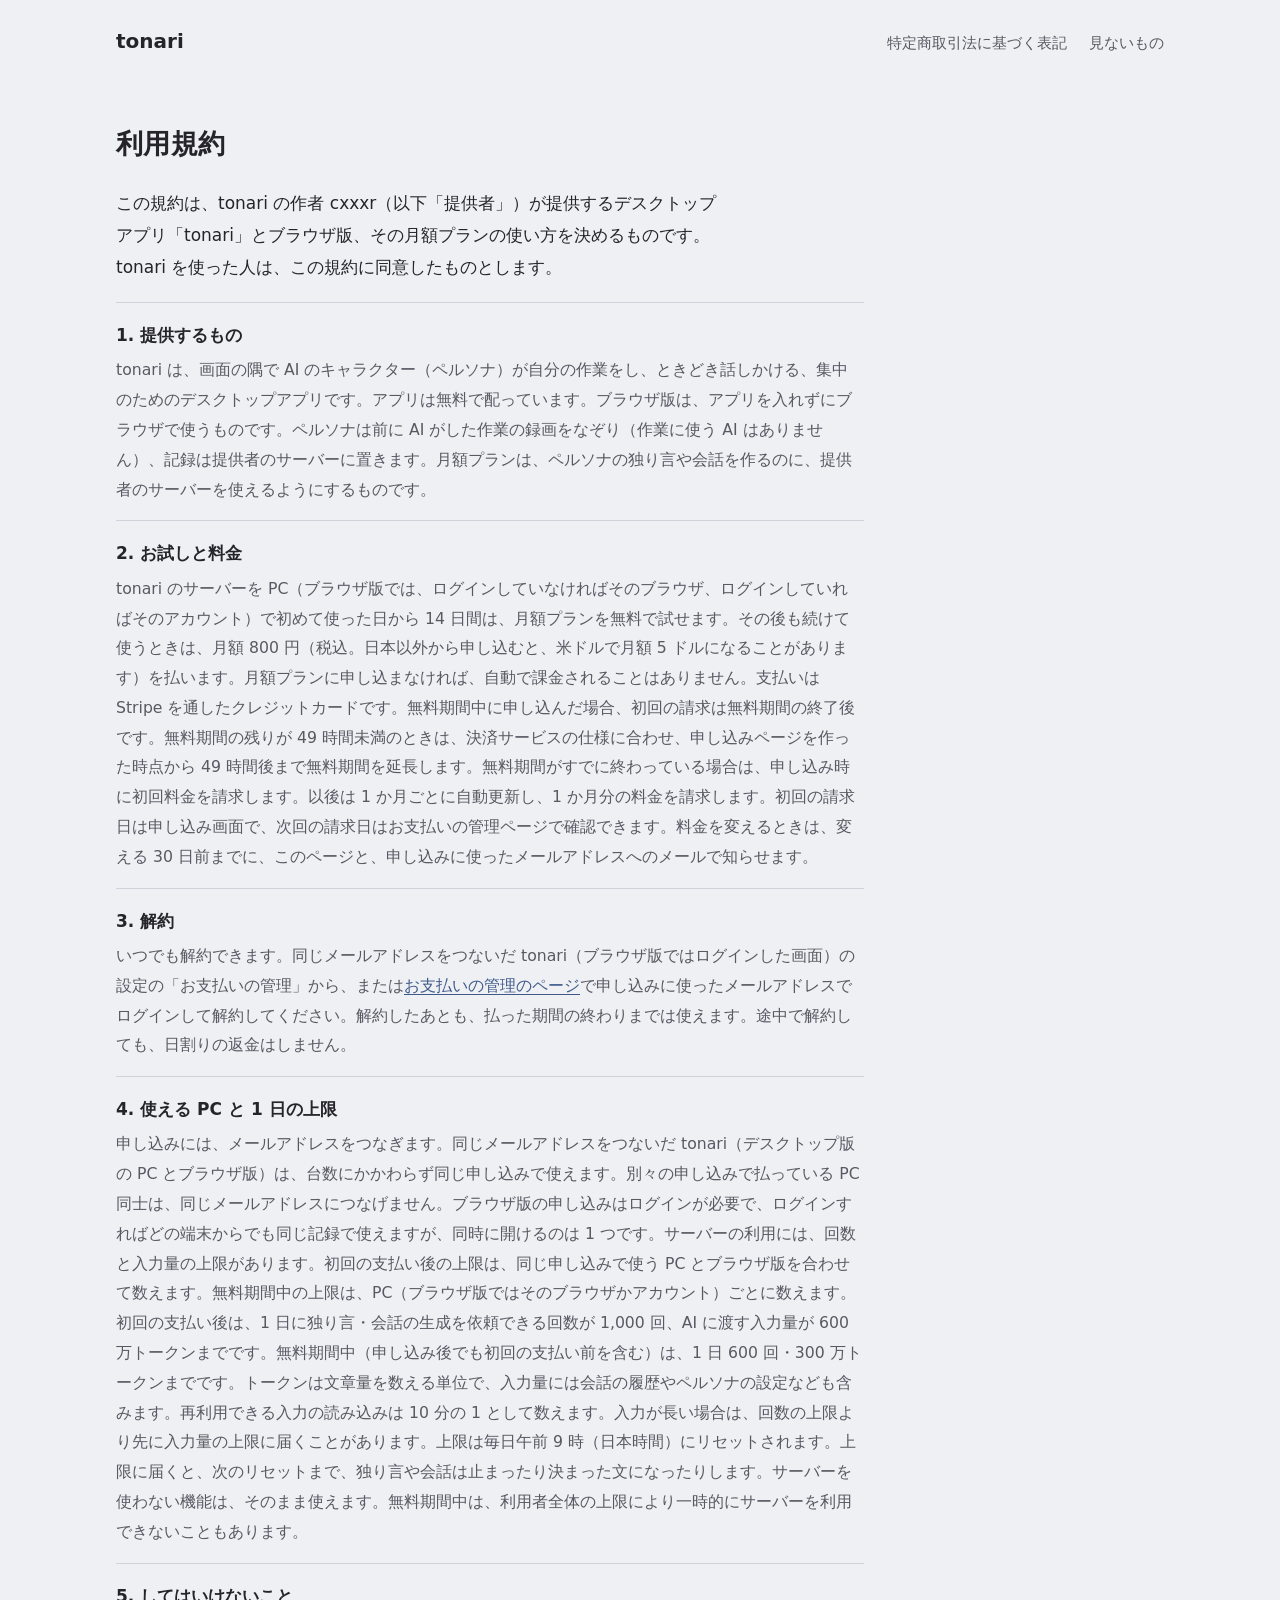
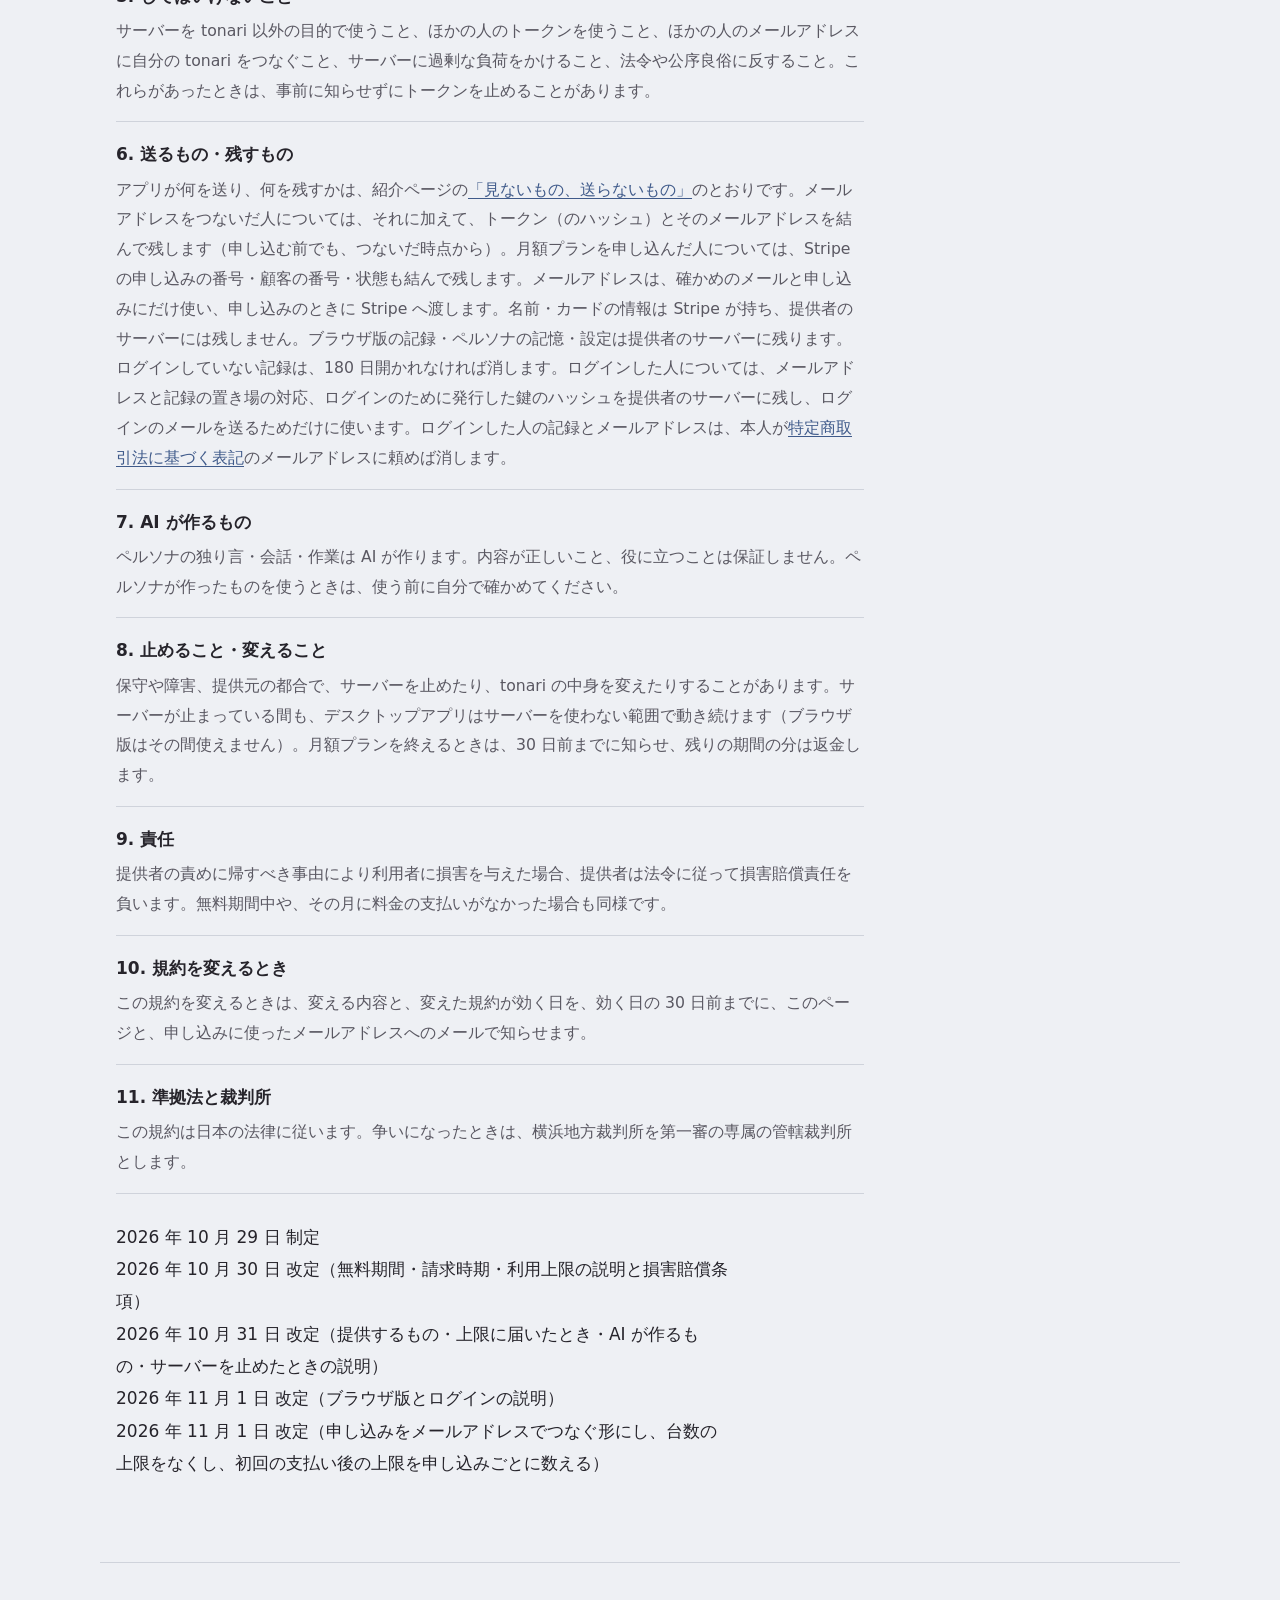
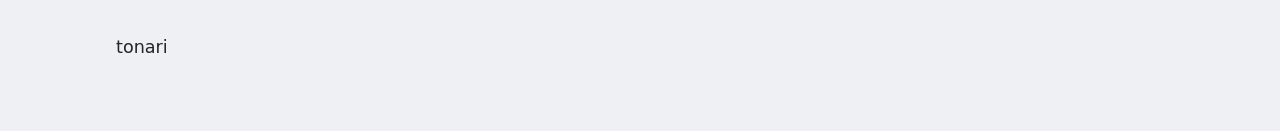
<file: terms.html>
<!doctype html>
<html lang="ja">
<head>
<meta charset="utf-8">
<meta name="viewport" content="width=device-width, initial-scale=1">
<title>利用規約 - tonari</title>
<meta name="robots" content="noindex">
<link rel="icon" href="favicon.svg" type="image/svg+xml">
<link rel="stylesheet" href="style.css">
</head>
<body>

<header class="top">
  <a class="brand" href="./">tonari</a>
  <nav class="topnav" aria-label="ほかのページ">
    <a href="tokushoho.html">特定商取引法に基づく表記</a>
    <a href="./#privacy">見ないもの</a>
  </nav>
</header>

<main>
<section class="doc" aria-labelledby="doc-title">
  <h1 id="doc-title">利用規約</h1>
  <p>この規約は、tonari の作者 cxxxr（以下「提供者」）が提供するデスクトップアプリ「tonari」とブラウザ版、その月額プランの使い方を決めるものです。tonari を使った人は、この規約に同意したものとします。</p>
  <dl class="qa">
    <div><dt>1. 提供するもの</dt><dd>tonari は、画面の隅で AI のキャラクター（ペルソナ）が自分の作業をし、ときどき話しかける、集中のためのデスクトップアプリです。アプリは無料で配っています。ブラウザ版は、アプリを入れずにブラウザで使うものです。ペルソナは前に AI がした作業の録画をなぞり（作業に使う AI はありません）、記録は提供者のサーバーに置きます。月額プランは、ペルソナの独り言や会話を作るのに、提供者のサーバーを使えるようにするものです。</dd></div>
    <div><dt>2. お試しと料金</dt><dd>tonari のサーバーを PC（ブラウザ版では、ログインしていなければそのブラウザ、ログインしていればそのアカウント）で初めて使った日から 14 日間は、月額プランを無料で試せます。その後も続けて使うときは、月額 800 円（税込。日本以外から申し込むと、米ドルで月額 5 ドルになることがあります）を払います。月額プランに申し込まなければ、自動で課金されることはありません。支払いは Stripe を通したクレジットカードです。無料期間中に申し込んだ場合、初回の請求は無料期間の終了後です。無料期間の残りが 49 時間未満のときは、決済サービスの仕様に合わせ、申し込みページを作った時点から 49 時間後まで無料期間を延長します。無料期間がすでに終わっている場合は、申し込み時に初回料金を請求します。以後は 1 か月ごとに自動更新し、1 か月分の料金を請求します。初回の請求日は申し込み画面で、次回の請求日はお支払いの管理ページで確認できます。料金を変えるときは、変える 30 日前までに、このページと、申し込みに使ったメールアドレスへのメールで知らせます。</dd></div>
    <div><dt>3. 解約</dt><dd>いつでも解約できます。同じメールアドレスをつないだ tonari（ブラウザ版ではログインした画面）の設定の「お支払いの管理」から、または<a href="https://billing.stripe.com/p/login/dRm28tdaGh2w8QI7RF8AE00">お支払いの管理のページ</a>で申し込みに使ったメールアドレスでログインして解約してください。解約したあとも、払った期間の終わりまでは使えます。途中で解約しても、日割りの返金はしません。</dd></div>
    <div id="limits"><dt>4. 使える PC と 1 日の上限</dt><dd>申し込みには、メールアドレスをつなぎます。同じメールアドレスをつないだ tonari（デスクトップ版の PC とブラウザ版）は、台数にかかわらず同じ申し込みで使えます。別々の申し込みで払っている PC 同士は、同じメールアドレスにつなげません。ブラウザ版の申し込みはログインが必要で、ログインすればどの端末からでも同じ記録で使えますが、同時に開けるのは 1 つです。サーバーの利用には、回数と入力量の上限があります。初回の支払い後の上限は、同じ申し込みで使う PC とブラウザ版を合わせて数えます。無料期間中の上限は、PC（ブラウザ版ではそのブラウザかアカウント）ごとに数えます。初回の支払い後は、1 日に独り言・会話の生成を依頼できる回数が 1,000 回、AI に渡す入力量が 600 万トークンまでです。無料期間中（申し込み後でも初回の支払い前を含む）は、1 日 600 回・300 万トークンまでです。トークンは文章量を数える単位で、入力量には会話の履歴やペルソナの設定なども含みます。再利用できる入力の読み込みは 10 分の 1 として数えます。入力が長い場合は、回数の上限より先に入力量の上限に届くことがあります。上限は毎日午前 9 時（日本時間）にリセットされます。上限に届くと、次のリセットまで、独り言や会話は止まったり決まった文になったりします。サーバーを使わない機能は、そのまま使えます。無料期間中は、利用者全体の上限により一時的にサーバーを利用できないこともあります。</dd></div>
    <div><dt>5. してはいけないこと</dt><dd>サーバーを tonari 以外の目的で使うこと、ほかの人のトークンを使うこと、ほかの人のメールアドレスに自分の tonari をつなぐこと、サーバーに過剰な負荷をかけること、法令や公序良俗に反すること。これらがあったときは、事前に知らせずにトークンを止めることがあります。</dd></div>
    <div><dt>6. 送るもの・残すもの</dt><dd>アプリが何を送り、何を残すかは、紹介ページの<a href="./#privacy">「見ないもの、送らないもの」</a>のとおりです。メールアドレスをつないだ人については、それに加えて、トークン（のハッシュ）とそのメールアドレスを結んで残します（申し込む前でも、つないだ時点から）。月額プランを申し込んだ人については、Stripe の申し込みの番号・顧客の番号・状態も結んで残します。メールアドレスは、確かめのメールと申し込みにだけ使い、申し込みのときに Stripe へ渡します。名前・カードの情報は Stripe が持ち、提供者のサーバーには残しません。ブラウザ版の記録・ペルソナの記憶・設定は提供者のサーバーに残ります。ログインしていない記録は、180 日開かれなければ消します。ログインした人については、メールアドレスと記録の置き場の対応、ログインのために発行した鍵のハッシュを提供者のサーバーに残し、ログインのメールを送るためだけに使います。ログインした人の記録とメールアドレスは、本人が<a href="tokushoho.html">特定商取引法に基づく表記</a>のメールアドレスに頼めば消します。</dd></div>
    <div><dt>7. AI が作るもの</dt><dd>ペルソナの独り言・会話・作業は AI が作ります。内容が正しいこと、役に立つことは保証しません。ペルソナが作ったものを使うときは、使う前に自分で確かめてください。</dd></div>
    <div><dt>8. 止めること・変えること</dt><dd>保守や障害、提供元の都合で、サーバーを止めたり、tonari の中身を変えたりすることがあります。サーバーが止まっている間も、デスクトップアプリはサーバーを使わない範囲で動き続けます（ブラウザ版はその間使えません）。月額プランを終えるときは、30 日前までに知らせ、残りの期間の分は返金します。</dd></div>
    <div><dt>9. 責任</dt><dd>提供者の責めに帰すべき事由により利用者に損害を与えた場合、提供者は法令に従って損害賠償責任を負います。無料期間中や、その月に料金の支払いがなかった場合も同様です。</dd></div>
    <div><dt>10. 規約を変えるとき</dt><dd>この規約を変えるときは、変える内容と、変えた規約が効く日を、効く日の 30 日前までに、このページと、申し込みに使ったメールアドレスへのメールで知らせます。</dd></div>
    <div><dt>11. 準拠法と裁判所</dt><dd>この規約は日本の法律に従います。争いになったときは、横浜地方裁判所を第一審の専属の管轄裁判所とします。</dd></div>
  </dl>
  <p>2026 年 10 月 29 日 制定<br>2026 年 10 月 30 日 改定（無料期間・請求時期・利用上限の説明と損害賠償条項）<br>2026 年 10 月 31 日 改定（提供するもの・上限に届いたとき・AI が作るもの・サーバーを止めたときの説明）<br>2026 年 11 月 1 日 改定（ブラウザ版とログインの説明）<br>2026 年 11 月 1 日 改定（申し込みをメールアドレスでつなぐ形にし、台数の上限をなくし、初回の支払い後の上限を申し込みごとに数える）</p>
</section>
</main>

<footer class="foot">
  <p class="foot-brand">tonari</p>
</footer>
</body>
</html>
</file>
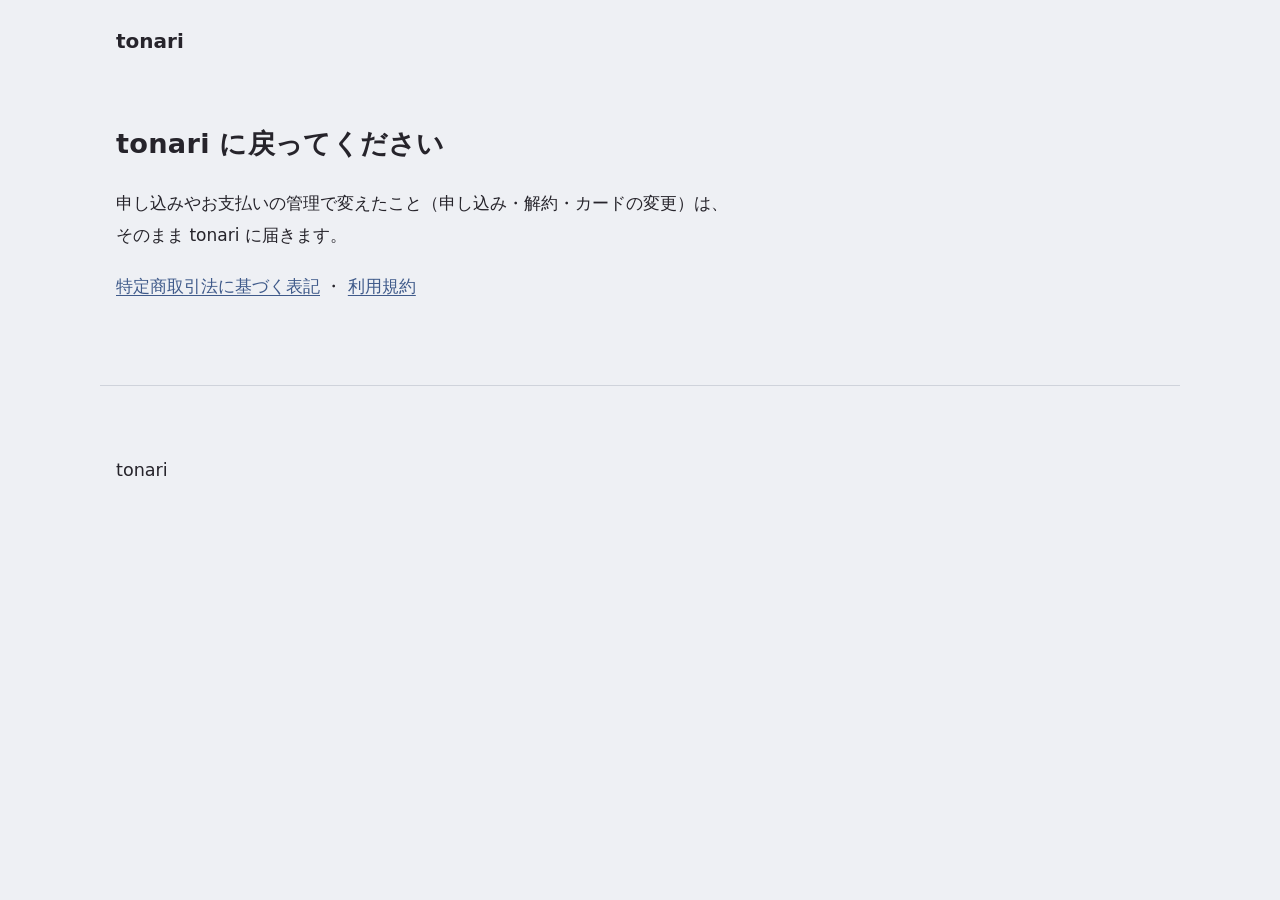
<file: thanks.html>
<!doctype html>
<html lang="ja">
<head>
<meta charset="utf-8">
<meta name="viewport" content="width=device-width, initial-scale=1">
<title>お支払い - tonari</title>
<meta name="robots" content="noindex">
<link rel="icon" href="favicon.svg" type="image/svg+xml">
<link rel="stylesheet" href="style.css">
</head>
<body>

<header class="top">
  <a class="brand" href="./">tonari</a>
</header>

<main>
<section class="doc">
  <!-- tonari のサーバーが、申し込み（Stripe の Checkout）とお支払いの管理（Customer Portal）から戻す先（TONARI_SERVER_RETURN_URL）。
       申し込みからは ?checkout=done か ?checkout=cancel が付く。付いていなければお支払いの管理から戻った -->
  <div data-when="done" hidden>
    <h1>お申し込みありがとうございます</h1>
    <p>tonari に戻ってください。数十秒のうちに、パネルに「続けて使えます」と出ます。</p>
    <p>出ないときは、tonari の設定（歯車）を開くと、お支払いの状態を確かめ直します。</p>
  </div>
  <div data-when="cancel" hidden>
    <h1>申し込みは済んでいません</h1>
    <p>お支払いを途中でやめました。料金はかかっていません。</p>
    <p>続けて使うときは、tonari のパネルか、設定（歯車）の「お支払い」の「続けて使う」から、もう一度申し込んでください。</p>
  </div>
  <div data-when="portal">
    <h1>tonari に戻ってください</h1>
    <p>申し込みやお支払いの管理で変えたこと（申し込み・解約・カードの変更）は、そのまま tonari に届きます。</p>
  </div>
  <p><a href="tokushoho.html">特定商取引法に基づく表記</a> ・ <a href="terms.html">利用規約</a></p>
</section>
</main>

<footer class="foot">
  <p class="foot-brand">tonari</p>
</footer>
<script>
  // 外へは何も送らない。URL の checkout の値で、出す文を選ぶだけ
  const when = new URLSearchParams(location.search).get("checkout");
  const shown = when === "done" || when === "cancel" ? when : "portal";
  for (const el of document.querySelectorAll("[data-when]")) el.hidden = el.dataset.when !== shown;
</script>
</body>
</html>
</file>
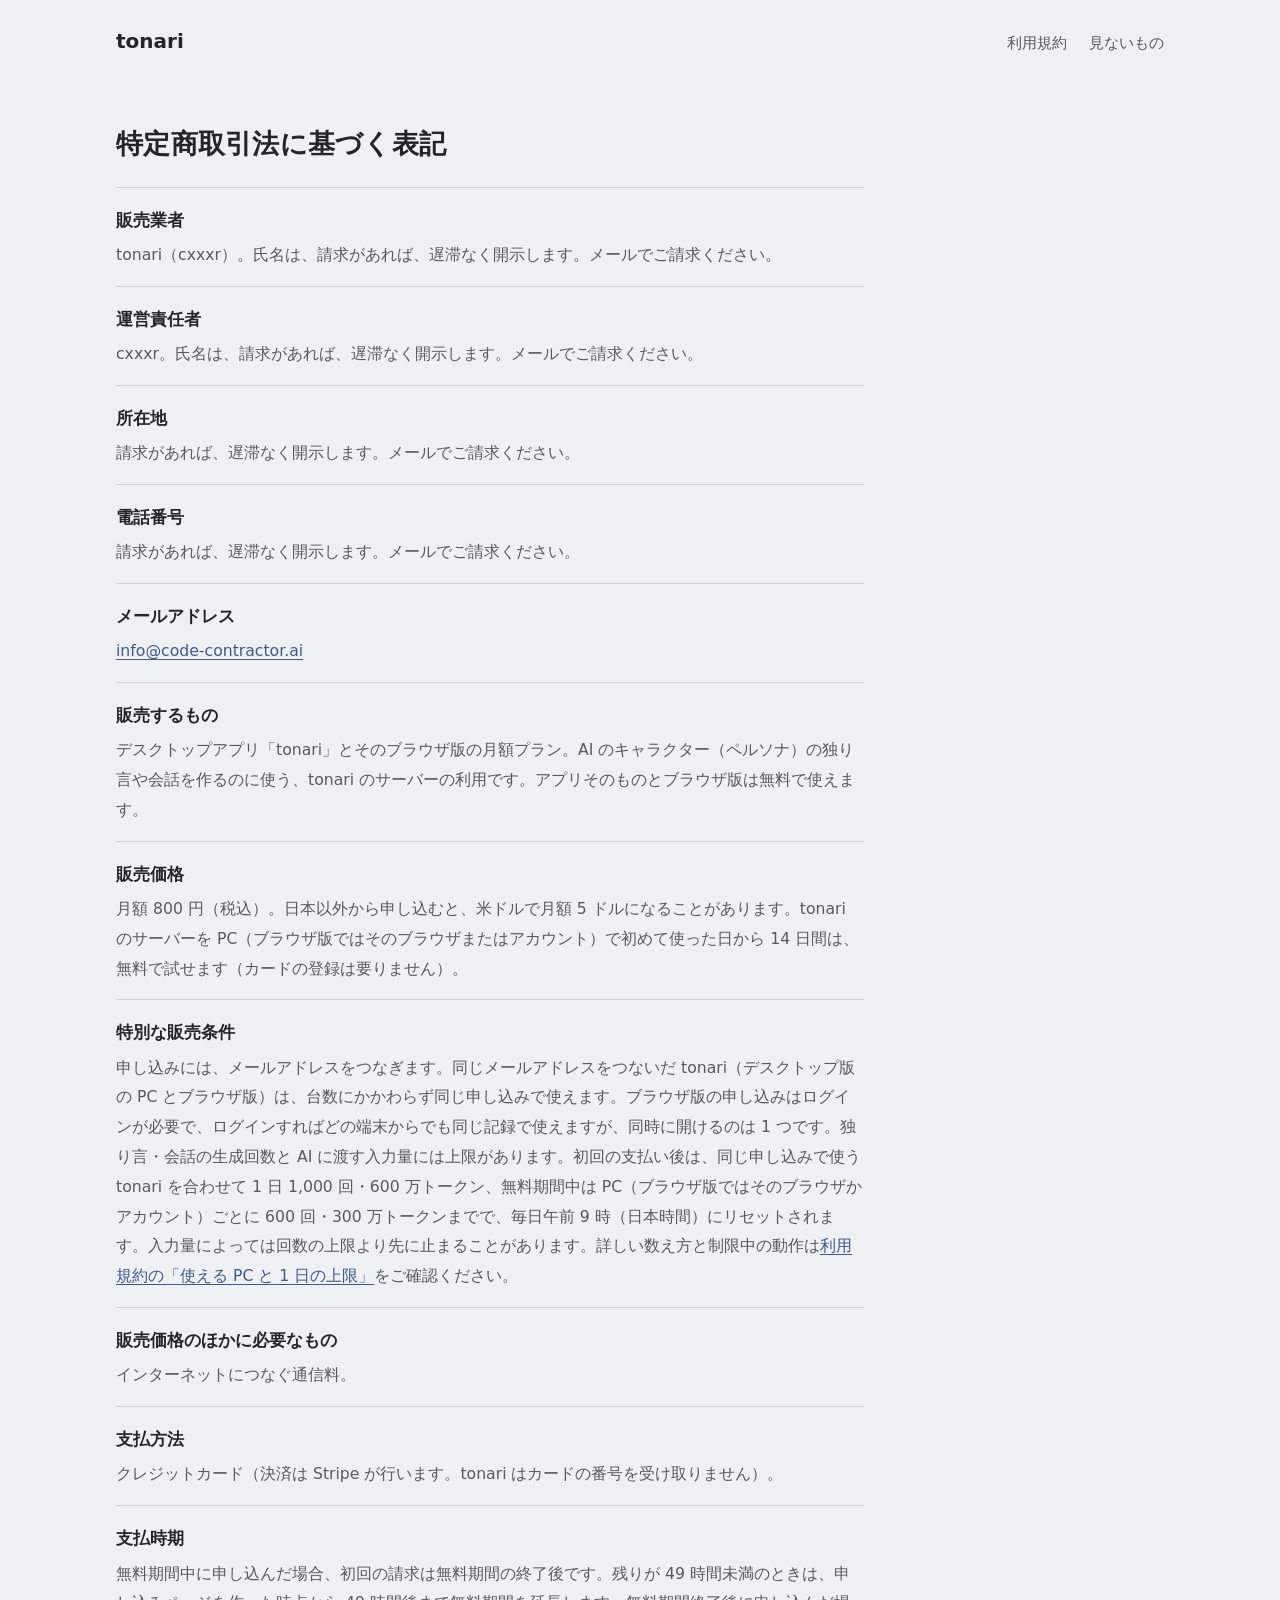
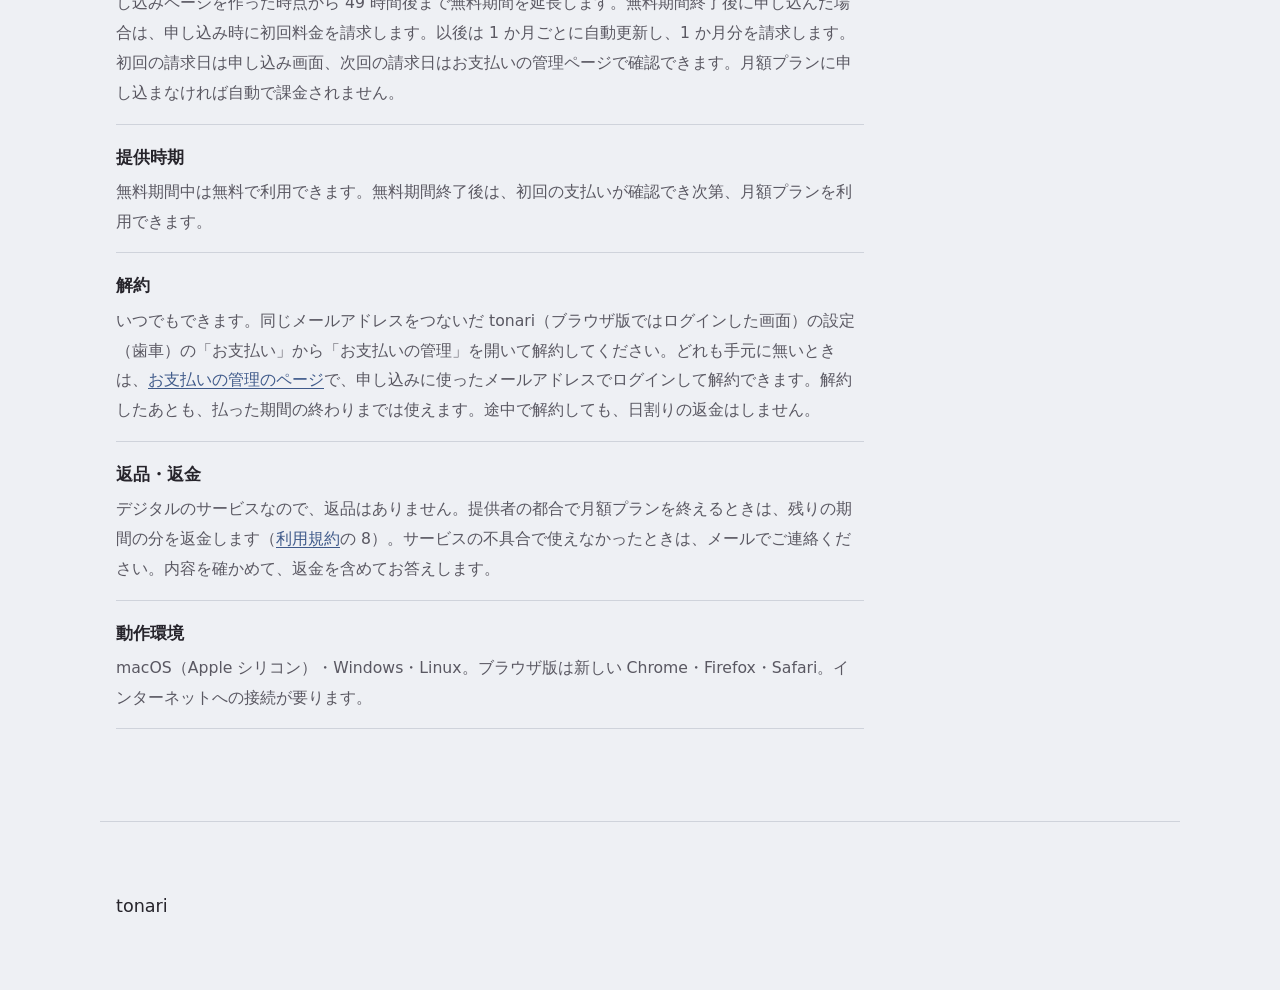
<file: tokushoho.html>
<!doctype html>
<html lang="ja">
<head>
<meta charset="utf-8">
<meta name="viewport" content="width=device-width, initial-scale=1">
<title>特定商取引法に基づく表記 - tonari</title>
<meta name="robots" content="noindex">
<link rel="icon" href="favicon.svg" type="image/svg+xml">
<link rel="stylesheet" href="style.css">
</head>
<body>

<header class="top">
  <a class="brand" href="./">tonari</a>
  <nav class="topnav" aria-label="ほかのページ">
    <a href="terms.html">利用規約</a>
    <a href="./#privacy">見ないもの</a>
  </nav>
</header>

<main>
<section class="doc" aria-labelledby="doc-title">
  <h1 id="doc-title">特定商取引法に基づく表記</h1>
  <dl class="qa">
    <div><dt>販売業者</dt><dd>tonari（cxxxr）。氏名は、請求があれば、遅滞なく開示します。メールでご請求ください。</dd></div>
    <div><dt>運営責任者</dt><dd>cxxxr。氏名は、請求があれば、遅滞なく開示します。メールでご請求ください。</dd></div>
    <div><dt>所在地</dt><dd>請求があれば、遅滞なく開示します。メールでご請求ください。</dd></div>
    <div><dt>電話番号</dt><dd>請求があれば、遅滞なく開示します。メールでご請求ください。</dd></div>
    <div><dt>メールアドレス</dt><dd><a href="mailto:info@code-contractor.ai">info@code-contractor.ai</a></dd></div>
    <div><dt>販売するもの</dt><dd>デスクトップアプリ「tonari」とそのブラウザ版の月額プラン。AI のキャラクター（ペルソナ）の独り言や会話を作るのに使う、tonari のサーバーの利用です。アプリそのものとブラウザ版は無料で使えます。</dd></div>
    <div><dt>販売価格</dt><dd>月額 800 円（税込）。日本以外から申し込むと、米ドルで月額 5 ドルになることがあります。tonari のサーバーを PC（ブラウザ版ではそのブラウザまたはアカウント）で初めて使った日から 14 日間は、無料で試せます（カードの登録は要りません）。</dd></div>
    <div><dt>特別な販売条件</dt><dd>申し込みには、メールアドレスをつなぎます。同じメールアドレスをつないだ tonari（デスクトップ版の PC とブラウザ版）は、台数にかかわらず同じ申し込みで使えます。ブラウザ版の申し込みはログインが必要で、ログインすればどの端末からでも同じ記録で使えますが、同時に開けるのは 1 つです。独り言・会話の生成回数と AI に渡す入力量には上限があります。初回の支払い後は、同じ申し込みで使う tonari を合わせて 1 日 1,000 回・600 万トークン、無料期間中は PC（ブラウザ版ではそのブラウザかアカウント）ごとに 600 回・300 万トークンまでで、毎日午前 9 時（日本時間）にリセットされます。入力量によっては回数の上限より先に止まることがあります。詳しい数え方と制限中の動作は<a href="terms.html#limits">利用規約の「使える PC と 1 日の上限」</a>をご確認ください。</dd></div>
    <div><dt>販売価格のほかに必要なもの</dt><dd>インターネットにつなぐ通信料。</dd></div>
    <div><dt>支払方法</dt><dd>クレジットカード（決済は Stripe が行います。tonari はカードの番号を受け取りません）。</dd></div>
    <div><dt>支払時期</dt><dd>無料期間中に申し込んだ場合、初回の請求は無料期間の終了後です。残りが 49 時間未満のときは、申し込みページを作った時点から 49 時間後まで無料期間を延長します。無料期間終了後に申し込んだ場合は、申し込み時に初回料金を請求します。以後は 1 か月ごとに自動更新し、1 か月分を請求します。初回の請求日は申し込み画面、次回の請求日はお支払いの管理ページで確認できます。月額プランに申し込まなければ自動で課金されません。</dd></div>
    <div><dt>提供時期</dt><dd>無料期間中は無料で利用できます。無料期間終了後は、初回の支払いが確認でき次第、月額プランを利用できます。</dd></div>
    <div><dt>解約</dt><dd>いつでもできます。同じメールアドレスをつないだ tonari（ブラウザ版ではログインした画面）の設定（歯車）の「お支払い」から「お支払いの管理」を開いて解約してください。どれも手元に無いときは、<a href="https://billing.stripe.com/p/login/dRm28tdaGh2w8QI7RF8AE00">お支払いの管理のページ</a>で、申し込みに使ったメールアドレスでログインして解約できます。解約したあとも、払った期間の終わりまでは使えます。途中で解約しても、日割りの返金はしません。</dd></div>
    <div><dt>返品・返金</dt><dd>デジタルのサービスなので、返品はありません。提供者の都合で月額プランを終えるときは、残りの期間の分を返金します（<a href="terms.html">利用規約</a>の 8）。サービスの不具合で使えなかったときは、メールでご連絡ください。内容を確かめて、返金を含めてお答えします。</dd></div>
    <div><dt>動作環境</dt><dd>macOS（Apple シリコン）・Windows・Linux。ブラウザ版は新しい Chrome・Firefox・Safari。インターネットへの接続が要ります。</dd></div>
  </dl>
</section>
</main>

<footer class="foot">
  <p class="foot-brand">tonari</p>
</footer>
</body>
</html>
</file>
<file: style.css>
/* 色はアプリの画面から: 部屋の濃い青灰、髪の茶、「休憩中」の緑、肌の淡い色 */
:root {
  --paper: #eef0f4;
  --paper-deep: #e3e6ec;
  --ink: #26242b;
  --ink-soft: #5a5862;
  --room: #262b36;
  --room-edge: #3a404d;
  --hair: #5a3b30;
  --moss: #2f7d4f;
  --moss-deep: #256640;
  --on-moss: #ffffff;
  --skin: #f3e9e3;
  --rule: #cfd3db;
  --link: #3f5a8a;
  --text: "Hiragino Sans", "Hiragino Kaku Gothic ProN", "Noto Sans JP", "Noto Sans CJK JP", "BIZ UDPGothic", "Yu Gothic UI", Meiryo, system-ui, sans-serif;
  --display: var(--text);
  --measure: 36em;
  color-scheme: light dark;
}
@media (prefers-color-scheme: dark) {
  :root:not([data-theme="light"]) {
    --paper: #1c1f26;
    --paper-deep: #22262f;
    --ink: #e9e7ec;
    --ink-soft: #a8a6b0;
    --room: #11141a;
    --room-edge: #2a2f3a;
    --hair: #c79a85;
    --moss: #4fa872;
    --moss-deep: #5fb982;
    --on-moss: #0f1a14;
    --skin: #2b2630;
    --rule: #353a45;
    --link: #93aee0;
  }
}

* { box-sizing: border-box; }
[hidden] { display: none !important; }
html { -webkit-text-size-adjust: 100%; }
body {
  margin: 0;
  background: var(--paper);
  color: var(--ink);
  font-family: var(--text);
  font-size: 17px;
  line-height: 1.9;
  font-feature-settings: "palt";
}
a { color: var(--link); text-decoration-thickness: 1px; text-underline-offset: 3px; }
a:focus-visible, .btn:focus-visible { outline: 3px solid var(--moss); outline-offset: 3px; }
img { max-width: 100%; height: auto; display: block; }
h1, h2, h3 { font-family: var(--display); font-weight: 700; margin: 0; letter-spacing: 0.01em; }
.nw { white-space: nowrap; }
h2, .doc h1 { font-size: 1.7rem; line-height: 1.5; margin-bottom: 0.8em; }
h3 { font-size: 1.1rem; line-height: 1.6; }
p { margin: 0 0 1.1em; max-width: var(--measure); }
ul, ol, dl { margin: 0; padding: 0; }
strong { font-weight: 700; }
small { font-size: 0.78em; }

/* 上の帯 */
.top {
  display: flex; align-items: baseline; justify-content: space-between;
  padding: 22px 16px 0;
  max-width: 1080px; margin: 0 auto;
}
.brand { font-family: var(--display); font-weight: 700; font-size: 1.25rem; color: var(--ink); text-decoration: none; }
.topnav { display: flex; gap: 22px; font-size: 0.95rem; }
.topnav a { color: var(--ink-soft); text-decoration: none; white-space: nowrap; }
.topnav a:hover { color: var(--ink); text-decoration: underline; }

main { max-width: 1080px; margin: 0 auto; padding: 0 16px; }
section { padding: 64px 0; border-bottom: 1px solid var(--rule); }
section:last-of-type, section:has(+ section[hidden]:last-of-type) { border-bottom: 0; }

/* ヒーロー: 右下にアプリの窓を、画面での位置どおりに置く */
.hero {
  display: grid;
  grid-template-columns: minmax(0, 1fr) minmax(0, 420px);
  gap: 40px;
  align-items: center;
  padding-top: 72px;
  padding-bottom: 48px;
}
/* 見出しは説明の文。大きな明朝だと詩に見えるので、ゴシックで控えめに */
.hero h1 {
  font-family: var(--text);
  font-weight: 700;
  font-size: clamp(1.5rem, 2.8vw, 2.1rem);
  line-height: 1.6;
  margin-bottom: 0.9em;
  color: var(--ink);
}
.lead { font-size: 1.05rem; }
.facts { color: var(--ink-soft); font-size: 0.95rem; }
/* ボタンは同じ幅にそろえ、補足はボタンの下に置く */
.dl { margin-top: 2em; display: grid; width: fit-content; max-width: 100%; gap: 18px; }
/* 最初の画面は幅を決めておく（site.js がボタンと補足の文を差し替えても、幅も高さも変わらないように。どちらの文も 1 行に収まる長さにする） */
#dl { width: min(100%, 23rem); }
.dl-group { display: flex; flex-direction: column; gap: 6px; }
.dl .btn { align-items: center; text-align: center; }
.dl-sub { color: var(--ink-soft); font-size: 0.9rem; margin: 0; }
.needs details { margin-top: 8px; }
.needs summary { cursor: pointer; color: var(--link); }
.needs details[open] summary { margin-bottom: 4px; }
.dl-note { color: var(--ink-soft); }

.btn {
  display: inline-flex; flex-direction: column; justify-content: center;
  min-height: 52px; padding: 8px 22px;
  border: 1.5px solid var(--ink); border-radius: 8px;
  color: var(--ink); background: transparent;
  font-family: var(--text); font-weight: 500; font-size: 1rem; line-height: 1.35;
  text-decoration: none;
}
.btn small { color: var(--ink-soft); font-weight: 400; }
.btn:hover { background: var(--paper-deep); }
.btn-primary { background: var(--moss); border-color: var(--moss); color: var(--on-moss); font-weight: 700; padding: 8px 28px; }
.btn-primary:hover { background: var(--moss-deep); border-color: var(--moss-deep); }
.btn.is-mine { border-color: var(--moss); box-shadow: inset 0 0 0 1px var(--moss); }

.hero-shot {
  margin: 0;
  justify-self: end;
  background: var(--room);
  border: 1px solid var(--room-edge);
  border-radius: 14px;
  padding: 10px;
  box-shadow: 0 30px 60px -30px rgba(20, 24, 34, 0.55);
}
.hero-shot img, .hero-shot video { border-radius: 8px; display: block; max-width: 100%; height: auto; background: var(--room); }
.hero-shot figcaption { color: #c5c9d2; font-size: 0.85rem; line-height: 1.6; padding: 10px 4px 2px; margin: 0; display: flex; flex-direction: column; gap: 8px; }
.video-buttons { display: flex; gap: 8px; }
.vbtn { font-family: var(--text); font-size: 0.85rem; color: #e9e7ec; background: transparent; border: 1px solid #9aa3b5; border-radius: 6px; padding: 4px 10px; cursor: pointer; white-space: nowrap; }
.vbtn:hover { background: #2a2f3a; }
.vbtn:focus-visible { outline: 3px solid var(--moss); outline-offset: 2px; }

/* 一日の流れ: 本当に順番があるので番号を付ける */
.steps { list-style: none; counter-reset: step; display: grid; grid-template-columns: repeat(4, minmax(0, 1fr)); gap: 32px; }
.steps li { counter-increment: step; position: relative; padding-top: 14px; border-top: 1.5px solid var(--ink); }
.steps li::before {
  content: counter(step);
  font-family: var(--display); font-size: 1.1rem; color: var(--hair);
  display: block; margin-bottom: 4px;
}
.steps p { font-size: 0.98rem; margin-bottom: 0; }

/* ペルソナの作業 */
.work { display: grid; grid-template-columns: minmax(0, 1fr) minmax(0, 360px); gap: 48px; align-items: start; }
.choices > div { border-top: 1px solid var(--rule); padding: 14px 0; max-width: var(--measure); }
.choices > div:last-child { border-bottom: 1px solid var(--rule); }
.choices dt { font-weight: 700; }
.choices dd { margin: 2px 0 0; color: var(--ink-soft); font-size: 0.98rem; }
.work-shot { margin: 0; justify-self: end; background: var(--room); border: 1px solid var(--room-edge); border-radius: 12px; padding: 8px; }
.work-shot img { border-radius: 6px; }

/* 入れる */
.os { list-style: none; display: grid; grid-template-columns: repeat(3, minmax(0, 1fr)); gap: 28px; margin: 1.6em 0 1em; }
.os li { border-top: 1.5px solid var(--ink); padding-top: 16px; }
.os .btn { width: 100%; }
.os-how { font-size: 0.92rem; color: var(--ink-soft); margin: 10px 0 0; }
.version { color: var(--ink-soft); font-size: 0.92rem; }

.needs { list-style: none; max-width: 44em; }
.needs > li { padding: 10px 0 10px 18px; border-left: 2px solid var(--rule); margin-bottom: 8px; }
.needs-sub { list-style: none; margin-top: 6px; }
.needs-sub li { padding: 6px 0 6px 14px; }

/* 見ないもの: この節だけ地の色を変え、宣言として読ませる */
.privacy { background: var(--skin); margin: 0; padding: 56px 24px; border-bottom: 0; border-radius: 12px; }
.privacy > * { max-width: 1000px; margin-left: auto; margin-right: auto; }
.privacy p { max-width: var(--measure); margin-left: 0; }
.rules { list-style: none; }
.rules li { padding: 12px 0; border-top: 1px solid var(--rule); max-width: 44em; }
.rules li:last-child { border-bottom: 1px solid var(--rule); }
@media (prefers-color-scheme: dark) {
  :root:not([data-theme="light"]) .privacy { background: var(--paper-deep); }
}

/* よくある質問 */
.qa > div { border-top: 1px solid var(--rule); padding: 16px 0; max-width: 44em; }
.qa > div:last-child { border-bottom: 1px solid var(--rule); }
.qa dt { font-weight: 700; }
.qa dd { margin: 4px 0 0; color: var(--ink-soft); font-size: 0.98rem; }


.foot { border-top: 1px solid var(--rule); max-width: 1080px; margin: 0 auto; padding: 40px 16px 56px; color: var(--ink-soft); font-size: 0.92rem; }
.foot p { max-width: none; margin-bottom: 0.6em; }
.meta > div { display: grid; grid-template-columns: 6em minmax(0, 1fr); gap: 12px; padding: 8px 0; max-width: 52em; }
.meta dt { color: var(--ink); font-weight: 500; }
.meta dd { margin: 0; }
.foot-brand { font-family: var(--display); color: var(--ink); font-size: 1.1rem; margin-top: 1.6em; }

@media (max-width: 860px) {
  .hero { grid-template-columns: 1fr; align-items: start; padding-top: 48px; }
  .hero-shot { justify-self: stretch; max-width: 420px; }
  .steps { grid-template-columns: repeat(2, minmax(0, 1fr)); }
  .os { grid-template-columns: 1fr; }
  .work { grid-template-columns: 1fr; }
  .work-shot { justify-self: start; max-width: 360px; }
}
@media (max-width: 520px) {
  body { font-size: 16px; }
  .steps { grid-template-columns: 1fr; }
  .topnav { flex-wrap: wrap; justify-content: flex-end; gap: 4px 14px; font-size: 0.9rem; }
  .meta > div { grid-template-columns: 1fr; gap: 2px; }
}
@media (prefers-reduced-motion: no-preference) {
  .btn { transition: background-color 120ms ease; }
}

/* 特定商取引法に基づく表記・利用規約・お支払いから戻るページ（tokushoho.html・terms.html・thanks.html） */
.doc .qa { margin-bottom: 1.6em; }
</file>
